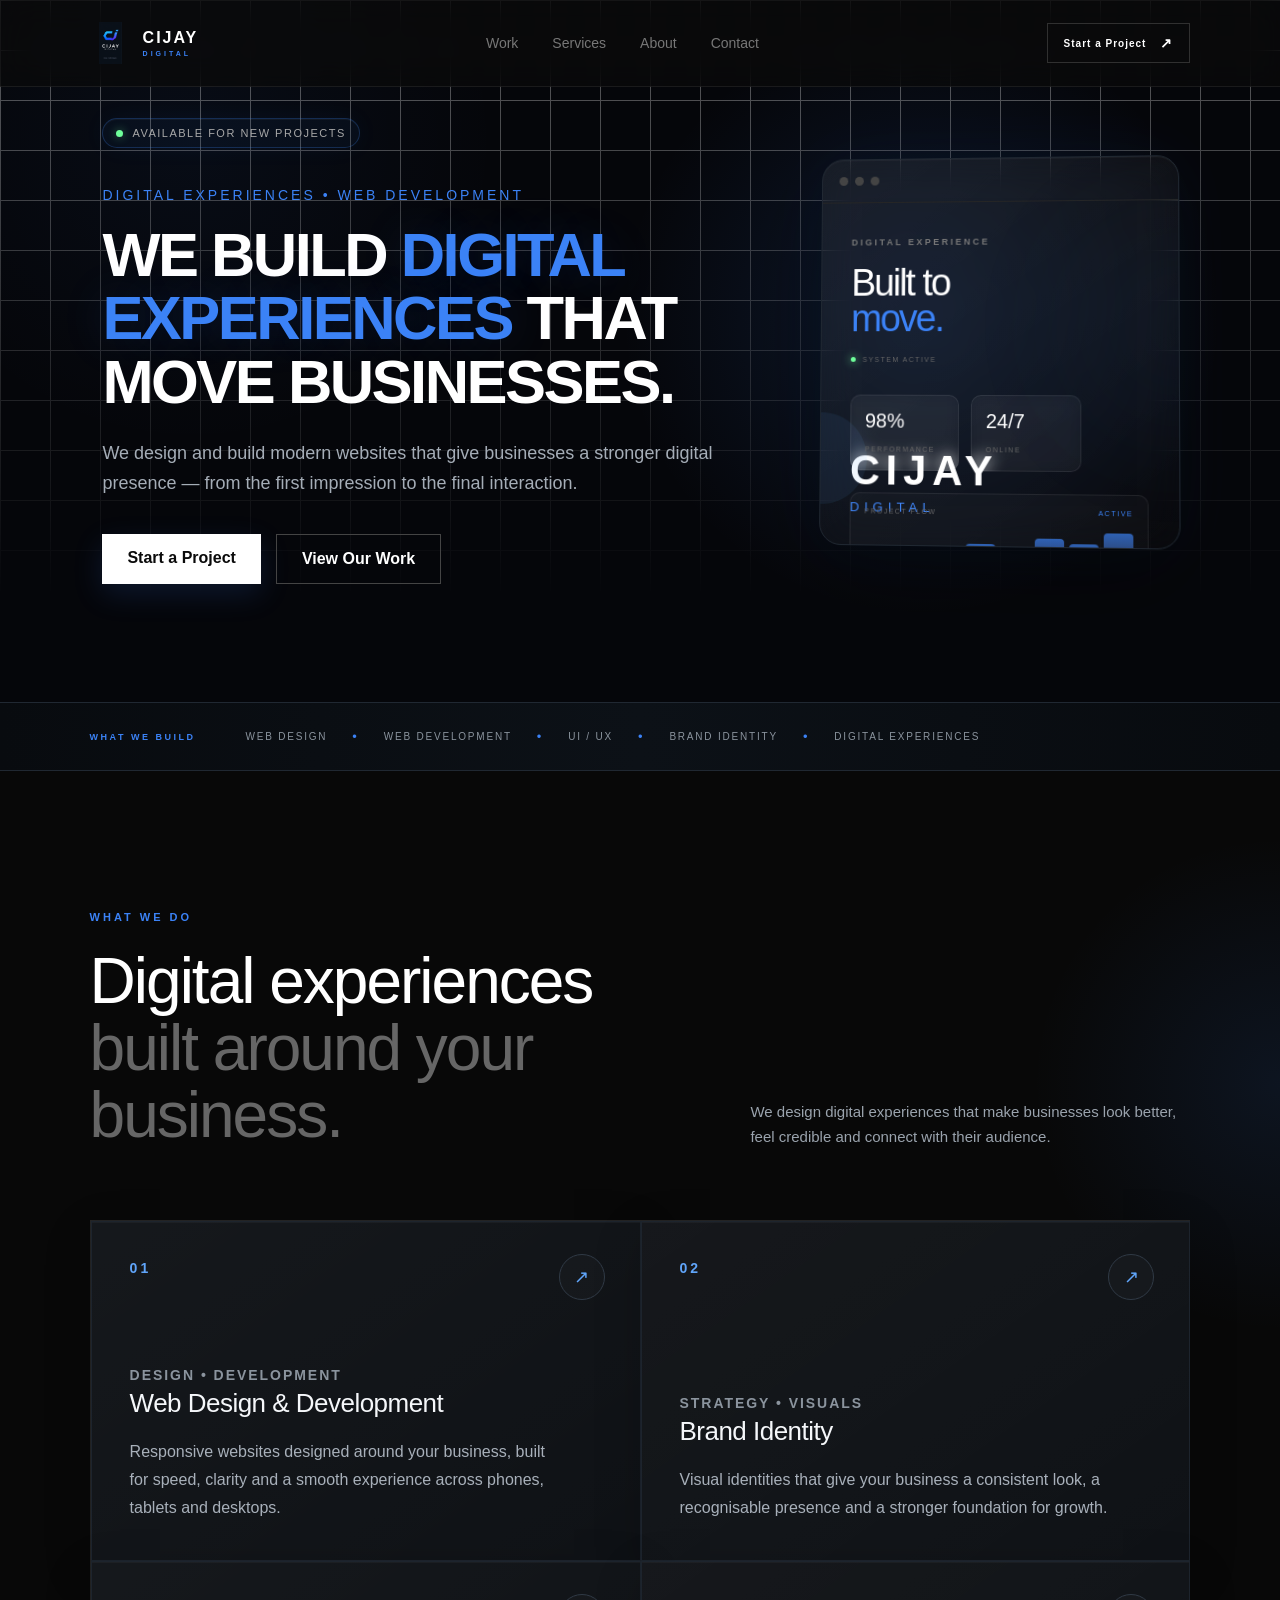
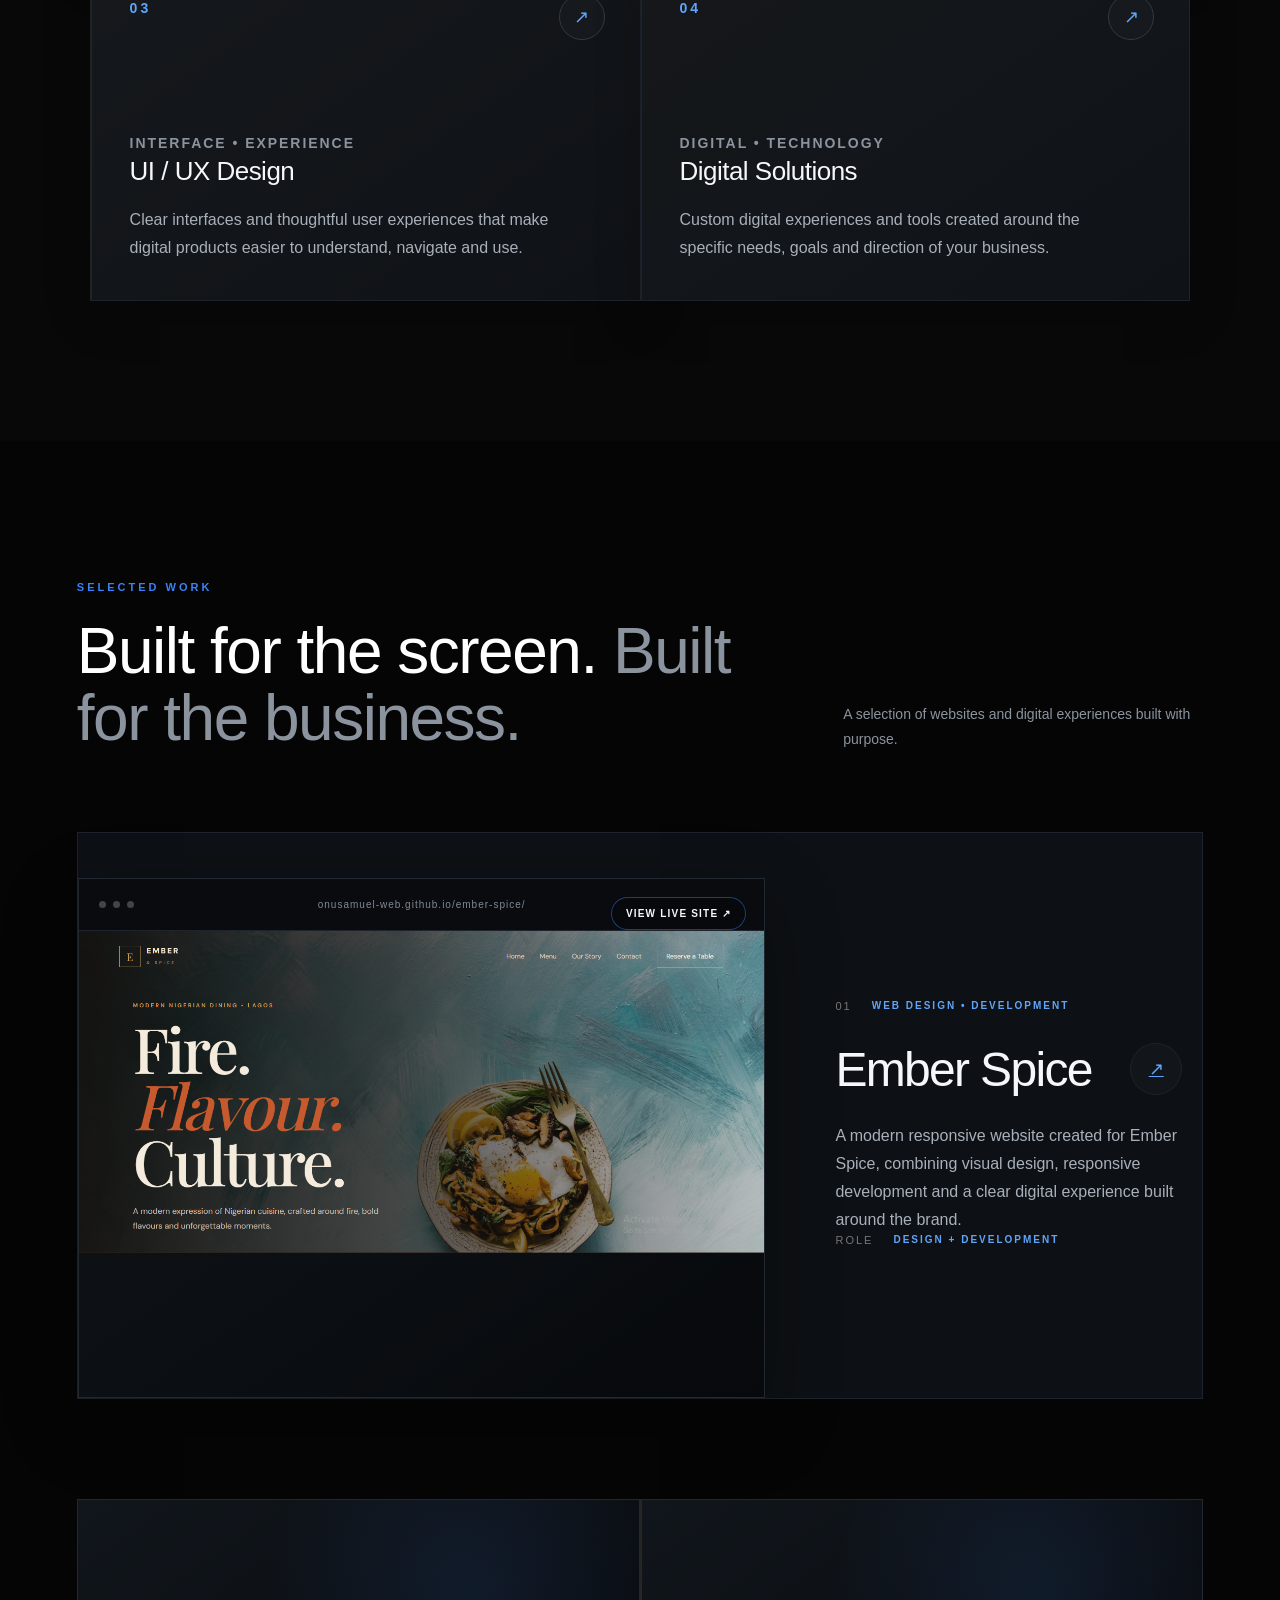
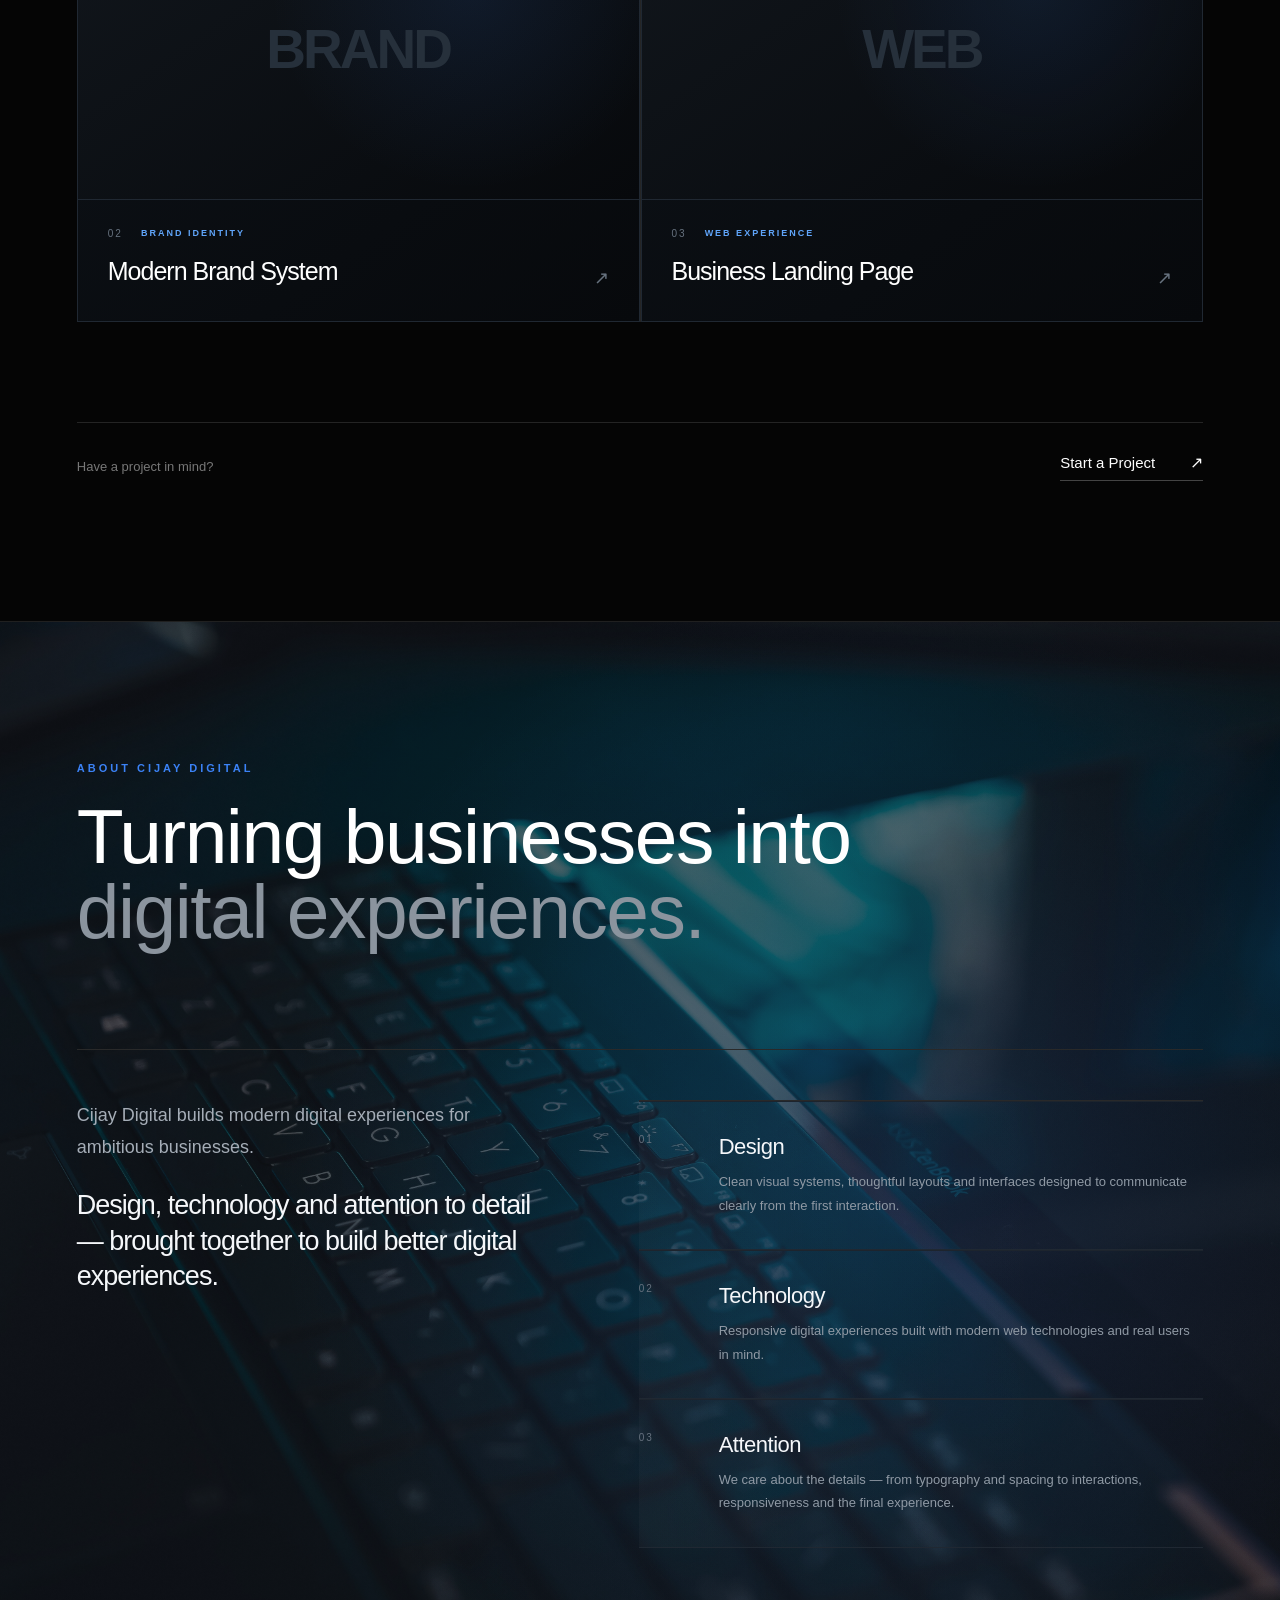
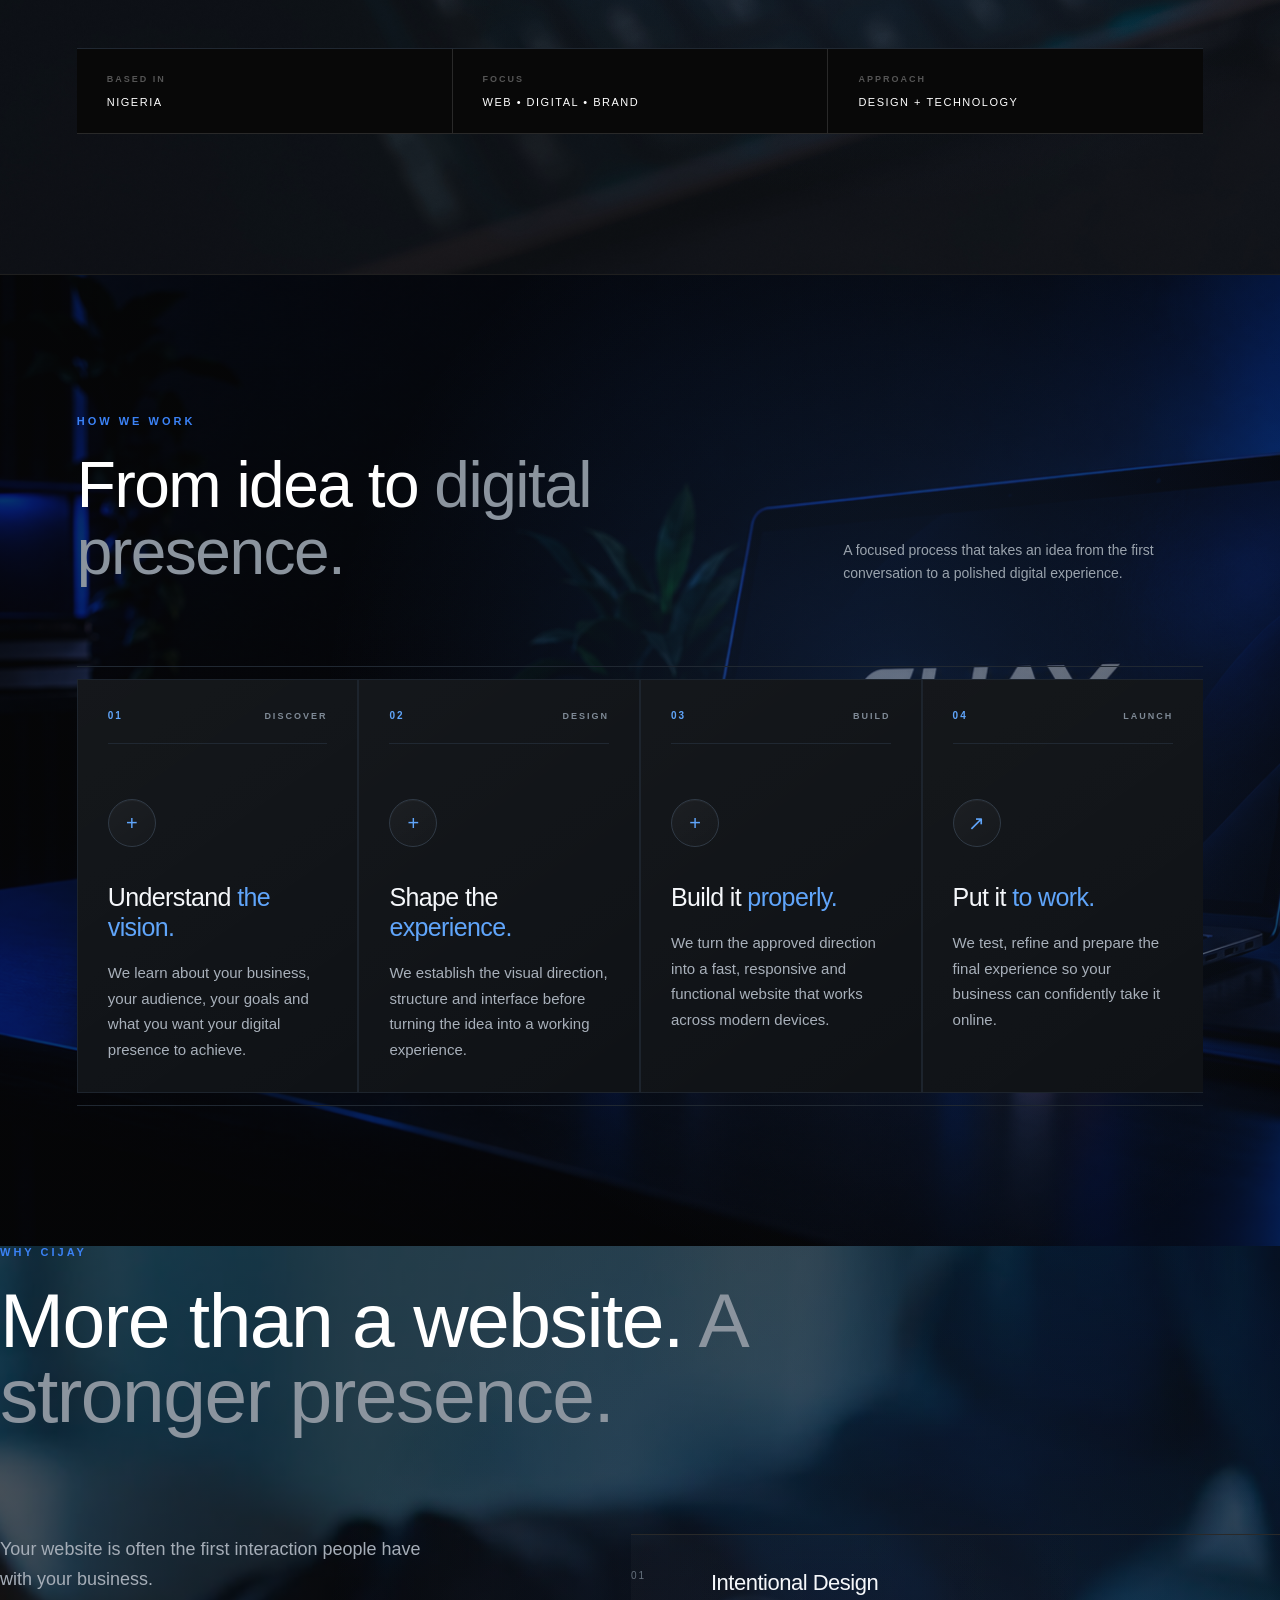
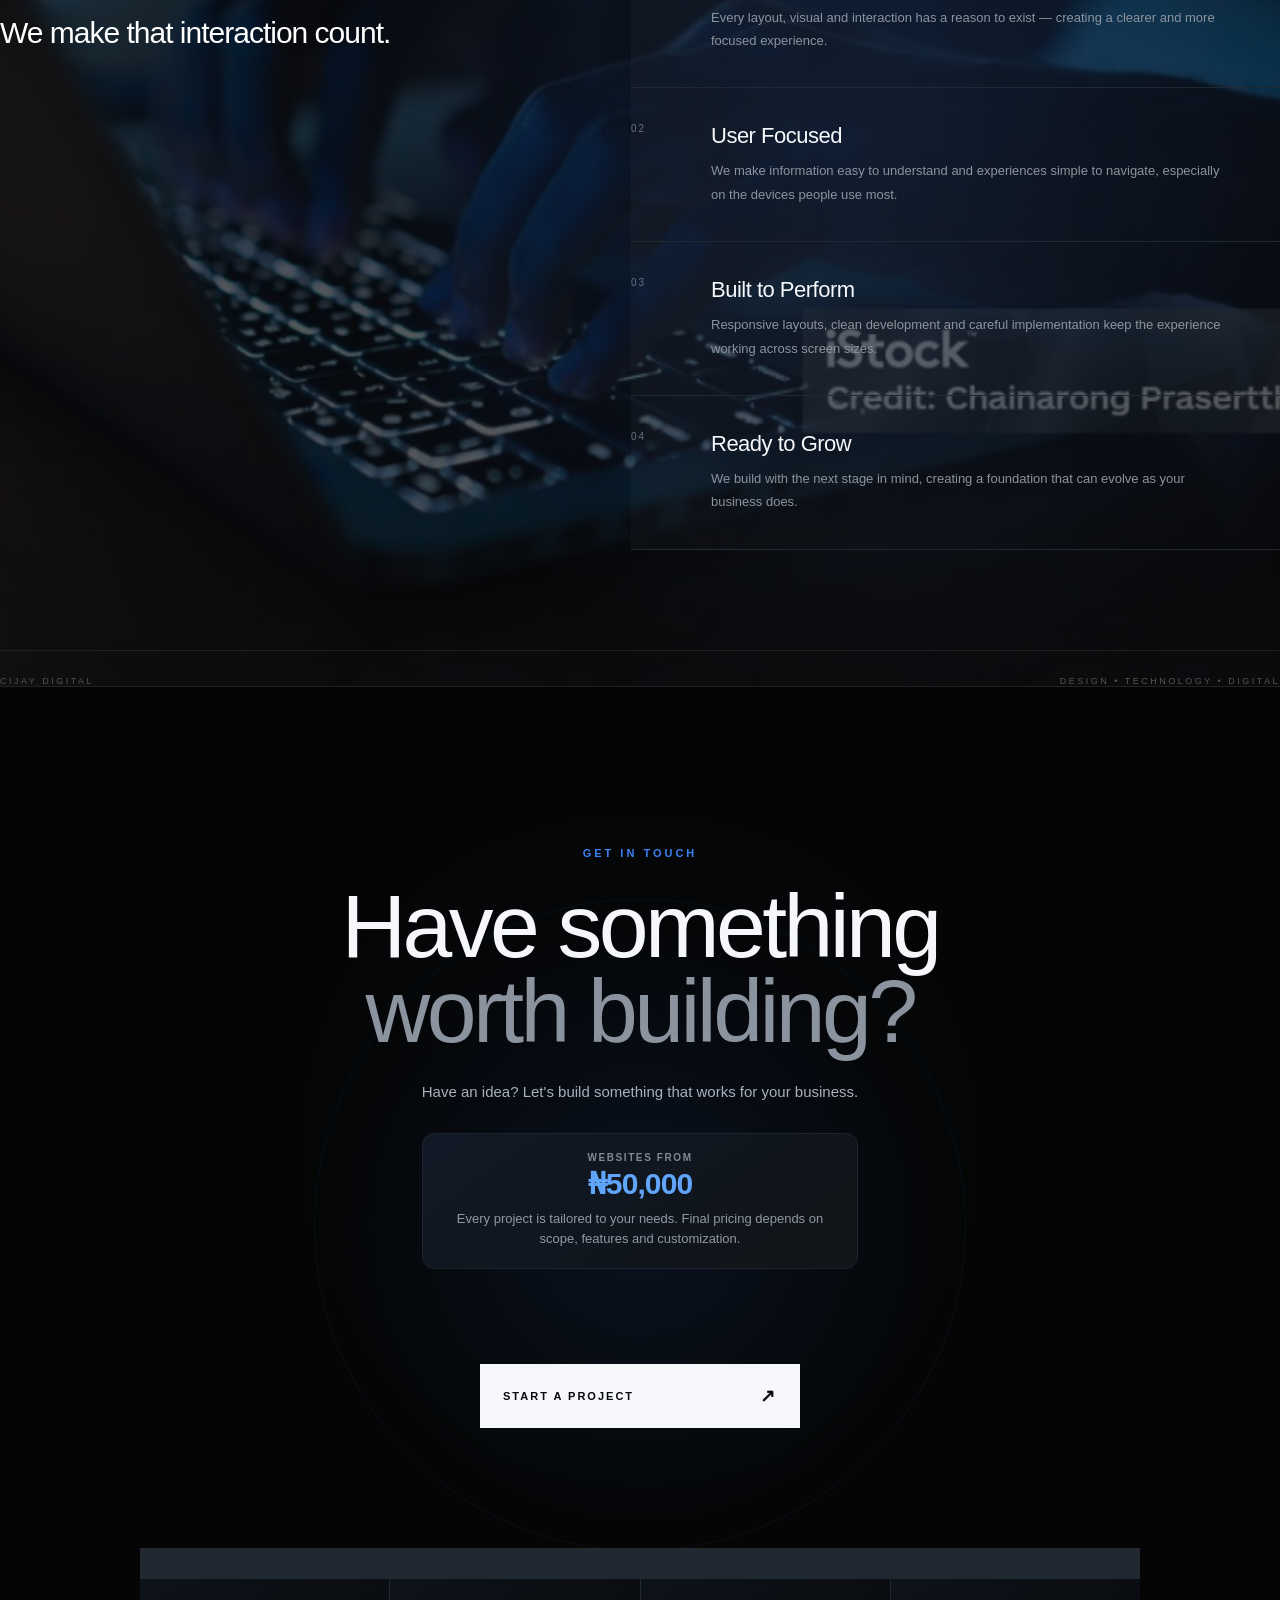
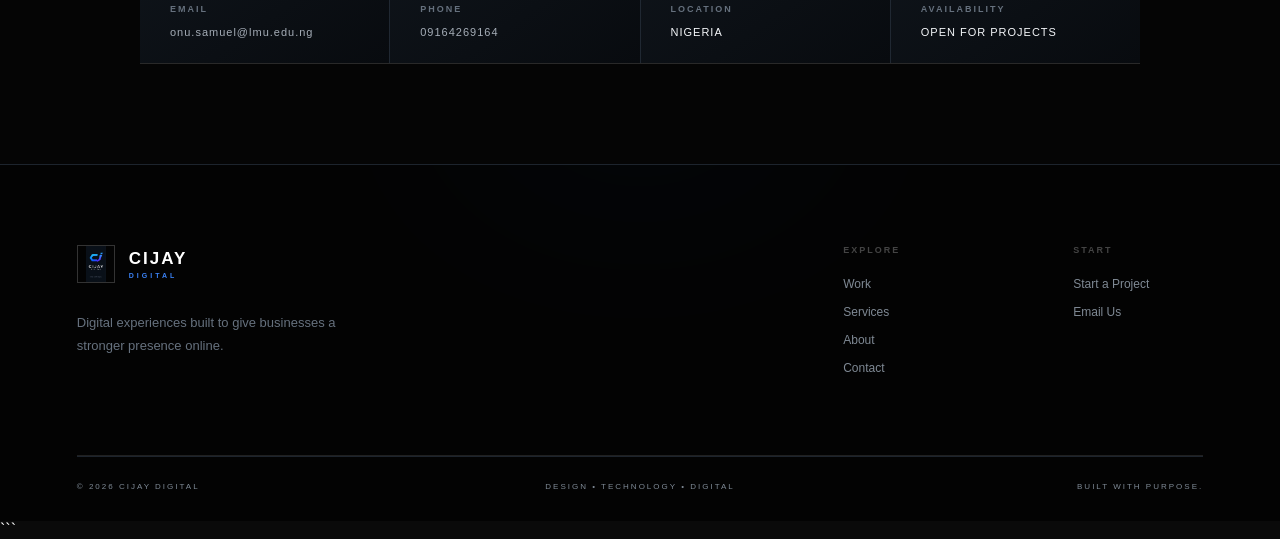
<file: index.html>
<!DOCTYPE html>
<html lang="en">

<head>
    <meta charset="UTF-8">
    <meta name="viewport" content="width=device-width, initial-scale=1.0">

    <title>Cijay Digital | Digital Experiences Built for Business</title>

    <link rel="icon" href="assets/logo.png?v=2" type="image/png">
<link rel="shortcut icon" href="assets/logo.png?v=2" type="image/png">
<link rel="apple-touch-icon" href="assets/logo.png?v=2">

    <link rel="stylesheet" href="style.css">
</head>

<body>

   <!-- ========================================
     NAVIGATION
======================================== -->

<nav class="navbar">

    <a href="index.html" class="logo">

        <span class="logo-mark">
            <img src="assets/logo.png" alt="Cijay Digital logo">
        </span>

        <span class="logo-text">
            <strong>CIJAY</strong>
            <small>DIGITAL</small>
        </span>

    </a>

   <button class="mobile-menu-toggle" aria-label="Open navigation">
    <span></span>
    <span></span>
    <span></span>
</button>

<div class="nav-links">

    <a href="#work">Work</a>
    <a href="#services">Services</a>
    <a href="#about">About</a>
    <a href="#contact">Contact</a>

</div>
    <a href="start-project.html" class="nav-cta">

        Start a Project
        <span>↗</span>

    </a>

</nav>

    <!-- ========================================
         HERO
    ======================================== -->

    <section class="hero">

        <div class="hero-content">

            <div class="hero-badge">

                <span></span>

                AVAILABLE FOR NEW PROJECTS

            </div>

            <p class="eyebrow">
                DIGITAL EXPERIENCES • WEB DEVELOPMENT
            </p>

            <h1>
                We build
                <span>digital experiences</span>
                that move businesses.
            </h1>

            <p class="hero-description">
                We design and build modern websites that give businesses
                a stronger digital presence — from the first impression
                to the final interaction.
            </p>

            <div class="hero-buttons">

                <a href="start-project.html" class="btn btn-primary">
                    Start a Project
                </a>

                <a href="#work" class="btn btn-secondary">
                    View Our Work
                </a>

            </div>

        </div>


        <!-- HERO VISUAL -->

        <div class="hero-visual">

            <div class="visual-card">

                <div class="card-top">

                    <span></span>
                    <span></span>
                    <span></span>

                </div>

                <div class="interface-content">

                    <div class="interface-label">
                        DIGITAL EXPERIENCE
                    </div>

                    <h3>
                        Built to<br>
                        <span>move.</span>
                    </h3>

                    <div class="interface-status">

                        <span></span>

                        SYSTEM ACTIVE

                    </div>

                    <div class="interface-metrics">

                        <div class="metric">

                            <strong>98%</strong>

                            <small>PERFORMANCE</small>

                        </div>

                        <div class="metric">

                            <strong>24/7</strong>

                            <small>ONLINE</small>

                        </div>

                    </div>

                    <div class="analytics">

                        <div class="analytics-top">

                            <span>PROJECT FLOW</span>

                            <span>ACTIVE</span>

                        </div>

                        <div class="analytics-bars">

                            <span></span>
                            <span></span>
                            <span></span>
                            <span></span>
                            <span></span>
                            <span></span>
                            <span></span>
                            <span></span>

                        </div>

                    </div>

                </div>

                <div class="visual-text">

                    <strong>CIJAY</strong>

                    <small>DIGITAL</small>

                </div>

            </div>

        </div>

    </section>


    <!-- ========================================
         CAPABILITIES
    ======================================== -->

    <section class="capabilities">

        <div class="capabilities-label">
            WHAT WE BUILD
        </div>

        <div class="capabilities-list">

            <span>WEB DESIGN</span>

            <i>•</i>

            <span>WEB DEVELOPMENT</span>

            <i>•</i>

            <span>UI / UX</span>

            <i>•</i>

            <span>BRAND IDENTITY</span>

            <i>•</i>

            <span>DIGITAL EXPERIENCES</span>

        </div>

    </section>


    <!-- ========================================
         SERVICES
    ======================================== -->

    <section class="services" id="services">

        <div class="services-header">

            <div>

                <p class="section-label">
                    WHAT WE DO
                </p>

                <h2>
                    Digital experiences
                    <span>built around your business.</span>
                </h2>

            </div>

            <p class="services-intro">
                We design digital experiences that make businesses
                look better, feel credible and connect with their audience.
            </p>

        </div>


        <div class="services-grid">


            <!-- SERVICE 01 -->

            <div class="service-card">

                <div class="service-number">
                    01
                </div>

                <div class="service-content">

                    <p class="service-category">
                        DESIGN • DEVELOPMENT
                    </p>

                    <h3>
                        Web Design & Development
                    </h3>

                    <p>
                        Responsive websites designed around your business,
                        built for speed, clarity and a smooth experience
                        across phones, tablets and desktops.
                    </p>

                </div>

                <div class="service-arrow">
                    ↗
                </div>

            </div>


            <!-- SERVICE 02 -->

            <div class="service-card">

                <div class="service-number">
                    02
                </div>

                <div class="service-content">

                    <p class="service-category">
                        STRATEGY • VISUALS
                    </p>

                    <h3>
                        Brand Identity
                    </h3>

                    <p>
                        Visual identities that give your business
                        a consistent look, a recognisable presence
                        and a stronger foundation for growth.
                    </p>

                </div>

                <div class="service-arrow">
                    ↗
                </div>

            </div>


            <!-- SERVICE 03 -->

            <div class="service-card">

                <div class="service-number">
                    03
                </div>

                <div class="service-content">

                    <p class="service-category">
                        INTERFACE • EXPERIENCE
                    </p>

                    <h3>
                        UI / UX Design
                    </h3>

                    <p>
                        Clear interfaces and thoughtful user experiences
                        that make digital products easier to understand,
                        navigate and use.
                    </p>

                </div>

                <div class="service-arrow">
                    ↗
                </div>

            </div>


            <!-- SERVICE 04 -->

            <div class="service-card">

                <div class="service-number">
                    04
                </div>

                <div class="service-content">

                    <p class="service-category">
                        DIGITAL • TECHNOLOGY
                    </p>

                    <h3>
                        Digital Solutions
                    </h3>

                    <p>
                        Custom digital experiences and tools created
                        around the specific needs, goals and direction
                        of your business.
                    </p>

                </div>

                <div class="service-arrow">
                    ↗
                </div>

            </div>

        </div>

    </section>


    <!-- ========================================
         SELECTED WORK
    ======================================== -->

    <section class="work" id="work">

        <div class="work-header">

            <div>

                <p class="section-label">
                    SELECTED WORK
                </p>

                <h2>
                    Built for the screen.
                    <span>Built for the business.</span>
                </h2>

            </div>

            <p class="work-intro">
                A selection of websites and digital experiences built with purpose.
            </p>

        </div>


        <!-- FEATURED PROJECT -->

        <div class="featured-project">

          <a
    href="https://onusamuel-web.github.io/ember-spice/"
    target="_blank"
    rel="noopener noreferrer"
    class="project-preview"
>

    <span class="live-project-label">VIEW LIVE SITE ↗</span>

    <div class="browser-bar">
                    <div class="browser-dots">

                        <span></span>
                        <span></span>
                        <span></span>

                    </div>

                    <div class="browser-address">
                        onusamuel-web.github.io/ember-spice/
                    </div>

                </div>

                <div class="preview-image">

                    <img
                        src="assets/ember-spice.png"
                        alt="Ember Spice website preview"
                    >

                </div>

            </a>


            <div class="project-info">

                <div class="project-meta">

                    <span>01</span>

                    <span>
                        WEB DESIGN • DEVELOPMENT
                    </span>

                </div>


                <div class="project-title-row">

                    <h3>
                        Ember Spice
                    </h3>

                    <a
                        href="https://onusamuel-web.github.io/ember-spice/"
                        target="_blank"
                        rel="noopener noreferrer"
                        class="project-arrow"
                        aria-label="View Ember Spice project"
                    >
                        ↗
                    </a>

                </div>


                <p>
                    A modern responsive website created for Ember Spice,
                    combining visual design, responsive development and
                    a clear digital experience built around the brand.
                </p>


                <div class="project-meta">

                    <span>ROLE</span>

                    <span>
                        DESIGN + DEVELOPMENT
                    </span>

                </div>

            </div>

        </div>


        <!-- SMALL PROJECTS -->

        <div class="project-grid">


            <div class="mini-project">

                <div class="mini-preview mini-preview-one">

                    <span>
                        BRAND
                    </span>

                </div>

                <div class="mini-project-info">

                    <div>

                        <span class="mini-number">
                            02
                        </span>

                        <span class="mini-category">
                            BRAND IDENTITY
                        </span>

                    </div>

                    <h3>
                        Modern Brand System
                    </h3>

                    <span class="mini-arrow">
                        ↗
                    </span>

                </div>

            </div>


            <div class="mini-project">

                <div class="mini-preview mini-preview-two">

                    <span>
                        WEB
                    </span>

                </div>

                <div class="mini-project-info">

                    <div>

                        <span class="mini-number">
                            03
                        </span>

                        <span class="mini-category">
                            WEB EXPERIENCE
                        </span>

                    </div>

                    <h3>
                        Business Landing Page
                    </h3>

                    <span class="mini-arrow">
                        ↗
                    </span>

                </div>

            </div>

        </div>


        <!-- WORK CTA -->

        <div class="work-cta">

            <span>
                Have a project in mind?
            </span>

            <a href="start-project.html">

                Start a Project

                <span>↗</span>

            </a>

        </div>

    </section>


    <!-- ========================================
         ABOUT
    ======================================== -->

    <section class="about about-image-section" id="about">
        <div class="about-header">

            <p class="section-label">
                ABOUT CIJAY DIGITAL
            </p>

            <h2>
                Turning businesses into
                <span>digital experiences.</span>
            </h2>

        </div>


        <div class="about-main">


            <div class="about-statement">

                <p>
                    Cijay Digital builds modern digital experiences
                    for ambitious businesses.
                </p>

                <strong>
                    Design, technology and attention to detail —
                    brought together to build better digital experiences.
                </strong>

            </div>


            <div class="about-details">


                <div class="about-detail">

                    <span>
                        01
                    </span>

                    <div>

                        <h3>
                            Design
                        </h3>

                        <p>
                            Clean visual systems, thoughtful layouts
                            and interfaces designed to communicate
                            clearly from the first interaction.
                        </p>

                    </div>

                </div>


                <div class="about-detail">

                    <span>
                        02
                    </span>

                    <div>

                        <h3>
                            Technology
                        </h3>

                        <p>
                            Responsive digital experiences built with
                            modern web technologies and real users
                            in mind.
                        </p>

                    </div>

                </div>


                <div class="about-detail">

                    <span>
                        03
                    </span>

                    <div>

                        <h3>
                            Attention
                        </h3>

                        <p>
                            We care about the details — from typography
                            and spacing to interactions, responsiveness
                            and the final experience.
                        </p>

                    </div>

                </div>

            </div>

        </div>


        <div class="about-footer">

            <div>

                <span>
                    BASED IN
                </span>

                <strong>
                    NIGERIA
                </strong>

            </div>


            <div>

                <span>
                    FOCUS
                </span>

                <strong>
                    WEB • DIGITAL • BRAND
                </strong>

            </div>


            <div>

                <span>
                    APPROACH
                </span>

                <strong>
                    DESIGN + TECHNOLOGY
                </strong>

            </div>

        </div>

    </section>


    <!-- ========================================
         PROCESS
    ======================================== -->

    <section class="process" id="process">

        <div class="process-header">

            <div>

                <p class="section-label">
                    HOW WE WORK
                </p>

                <h2>
                    From idea to
                    <span>digital presence.</span>
                </h2>

            </div>

            <p class="process-intro">
                A focused process that takes an idea from
                the first conversation to a polished digital experience.
            </p>

        </div>


        <div class="process-grid">


            <!-- STEP 01 -->

            <div class="process-step">

                <div class="process-top">

                    <span>
                        01
                    </span>

                    <span>
                        DISCOVER
                    </span>

                </div>

                <div class="process-icon">
                    +
                </div>

                <h3>
                    Understand
                    <span>the vision.</span>
                </h3>

                <p>
                    We learn about your business, your audience,
                    your goals and what you want your digital
                    presence to achieve.
                </p>

            </div>


            <!-- STEP 02 -->

            <div class="process-step">

                <div class="process-top">

                    <span>
                        02
                    </span>

                    <span>
                        DESIGN
                    </span>

                </div>

                <div class="process-icon">
                    +
                </div>

                <h3>
                    Shape the
                    <span>experience.</span>
                </h3>

                <p>
                    We establish the visual direction, structure
                    and interface before turning the idea
                    into a working experience.
                </p>

            </div>


            <!-- STEP 03 -->

            <div class="process-step">

                <div class="process-top">

                    <span>
                        03
                    </span>

                    <span>
                        BUILD
                    </span>

                </div>

                <div class="process-icon">
                    +
                </div>

                <h3>
                    Build it
                    <span>properly.</span>
                </h3>

                <p>
                    We turn the approved direction into a fast,
                    responsive and functional website that works
                    across modern devices.
                </p>

            </div>


            <!-- STEP 04 -->

            <div class="process-step">

                <div class="process-top">

                    <span>
                        04
                    </span>

                    <span>
                        LAUNCH
                    </span>

                </div>

                <div class="process-icon">
                    ↗
                </div>

                <h3>
                    Put it
                    <span>to work.</span>
                </h3>

                <p>
                    We test, refine and prepare the final experience
                    so your business can confidently take it online.
                </p>

            </div>

        </div>

    </section>


    <!-- ========================================
         WHY CIJAY
    ======================================== -->

    <section class="why">

        <div class="why-cijay-header">

            <p class="section-label">
                WHY CIJAY
            </p>

            <h2>
                More than a website.
                <span>A stronger presence.</span>
            </h2>

        </div>


        <div class="why-cijay-content">


            <div class="why-cijay-statement">

                <p>
                    Your website is often the first interaction
                    people have with your business.
                </p>

                <strong>
                    We make that interaction count.
                </strong>

            </div>


            <div class="why-cijay-points">


                <div class="why-point">

                    <span>
                        01
                    </span>

                    <div>

                        <h3>
                            Intentional Design
                        </h3>

                        <p>
                            Every layout, visual and interaction
                            has a reason to exist — creating a
                            clearer and more focused experience.
                        </p>

                    </div>

                </div>


                <div class="why-point">

                    <span>
                        02
                    </span>

                    <div>

                        <h3>
                            User Focused
                        </h3>

                        <p>
                            We make information easy to understand
                            and experiences simple to navigate,
                            especially on the devices people use most.
                        </p>

                    </div>

                </div>


                <div class="why-point">

                    <span>
                        03
                    </span>

                    <div>

                        <h3>
                            Built to Perform
                        </h3>

                        <p>
                            Responsive layouts, clean development
                            and careful implementation keep the
                            experience working across screen sizes.
                        </p>

                    </div>

                </div>


                <div class="why-point">

                    <span>
                        04
                    </span>

                    <div>

                        <h3>
                            Ready to Grow
                        </h3>

                        <p>
                            We build with the next stage in mind,
                            creating a foundation that can evolve
                            as your business does.
                        </p>

                    </div>

                </div>

            </div>

        </div>


        <div class="why-cijay-bottom">

            <span>
                CIJAY DIGITAL
            </span>

            <span>
                DESIGN • TECHNOLOGY • DIGITAL
            </span>

        </div>

    </section>


    <!-- ========================================
         CONTACT
    ======================================== -->

    <section class="contact" id="contact">

        <div class="contact-header">

            <p class="section-label">
                GET IN TOUCH
            </p>

            <h2>
                Have something
                <span>worth building?</span>
            </h2>

            <p class="contact-intro">
    Have an idea? Let's build something that works for your business.
</p>

<div class="contact-pricing">
    <span>WEBSITES FROM</span>

    <strong>₦50,000</strong>

    <p>
        Every project is tailored to your needs.
        Final pricing depends on scope, features and customization.
    </p>
</div>

        </div>


        <div class="contact-action">

            <a
                href="start-project.html"
                class="contact-button"
            >

                <span>
                    START A PROJECT
                </span>

                <span class="contact-arrow">
                    ↗
                </span>

            </a>

        </div>


        <div class="contact-bottom">


            <div>

                <span>
                    EMAIL
                </span>

                <a href="mailto:onu.samuel@lmu.edu.ng">
                    onu.samuel@lmu.edu.ng
                </a>

            </div>


            <div>

                <span>
                    PHONE
                </span>

                <a href="tel:09164269164">
                    09164269164
                </a>

            </div>


            <div>

                <span>
                    LOCATION
                </span>

                <strong>
                    NIGERIA
                </strong>

            </div>


            <div>

                <span>
                    AVAILABILITY
                </span>

                <strong>
                    OPEN FOR PROJECTS
                </strong>

            </div>

        </div>

    </section>


    <!-- ========================================
         FOOTER
    ======================================== -->

    <footer class="footer">

        <div class="footer-top">


            <div class="footer-brand">

                <a href="index.html" class="footer-logo">

                    <span class="footer-logo-mark">

                        <img
                            src="assets/logo.png"
                            alt="Cijay Digital logo"
                        >

                    </span>


                    <span class="footer-logo-text">

                        <strong>
                            CIJAY
                        </strong>

                        <small>
                            DIGITAL
                        </small>

                    </span>

                </a>


                <p>
                    Digital experiences built to give
                    businesses a stronger presence online.
                </p>

            </div>


            <div class="footer-links">


                <div class="footer-column">

                    <span class="footer-heading">
                        EXPLORE
                    </span>

                    <a href="#work">
                        Work
                    </a>

                    <a href="#services">
                        Services
                    </a>

                    <a href="#about">
                        About
                    </a>

                    <a href="#contact">
                        Contact
                    </a>

                </div>


                <div class="footer-column">

                    <span class="footer-heading">
                        START
                    </span>

                    <a href="start-project.html">
                        Start a Project
                    </a>

                    <a href="mailto:onu.samuel@lmu.edu.ng">
                        Email Us
                    </a>

                </div>

            </div>

        </div>


        <div class="footer-bottom">

            <span>
                © 2026 Cijay Digital
            </span>

            <span>
                DESIGN • TECHNOLOGY • DIGITAL
            </span>

            <span>
                BUILT WITH PURPOSE.
            </span>

        </div>

    </footer>

<script src="script.js"></script>


</body>

</html>
```
</file>
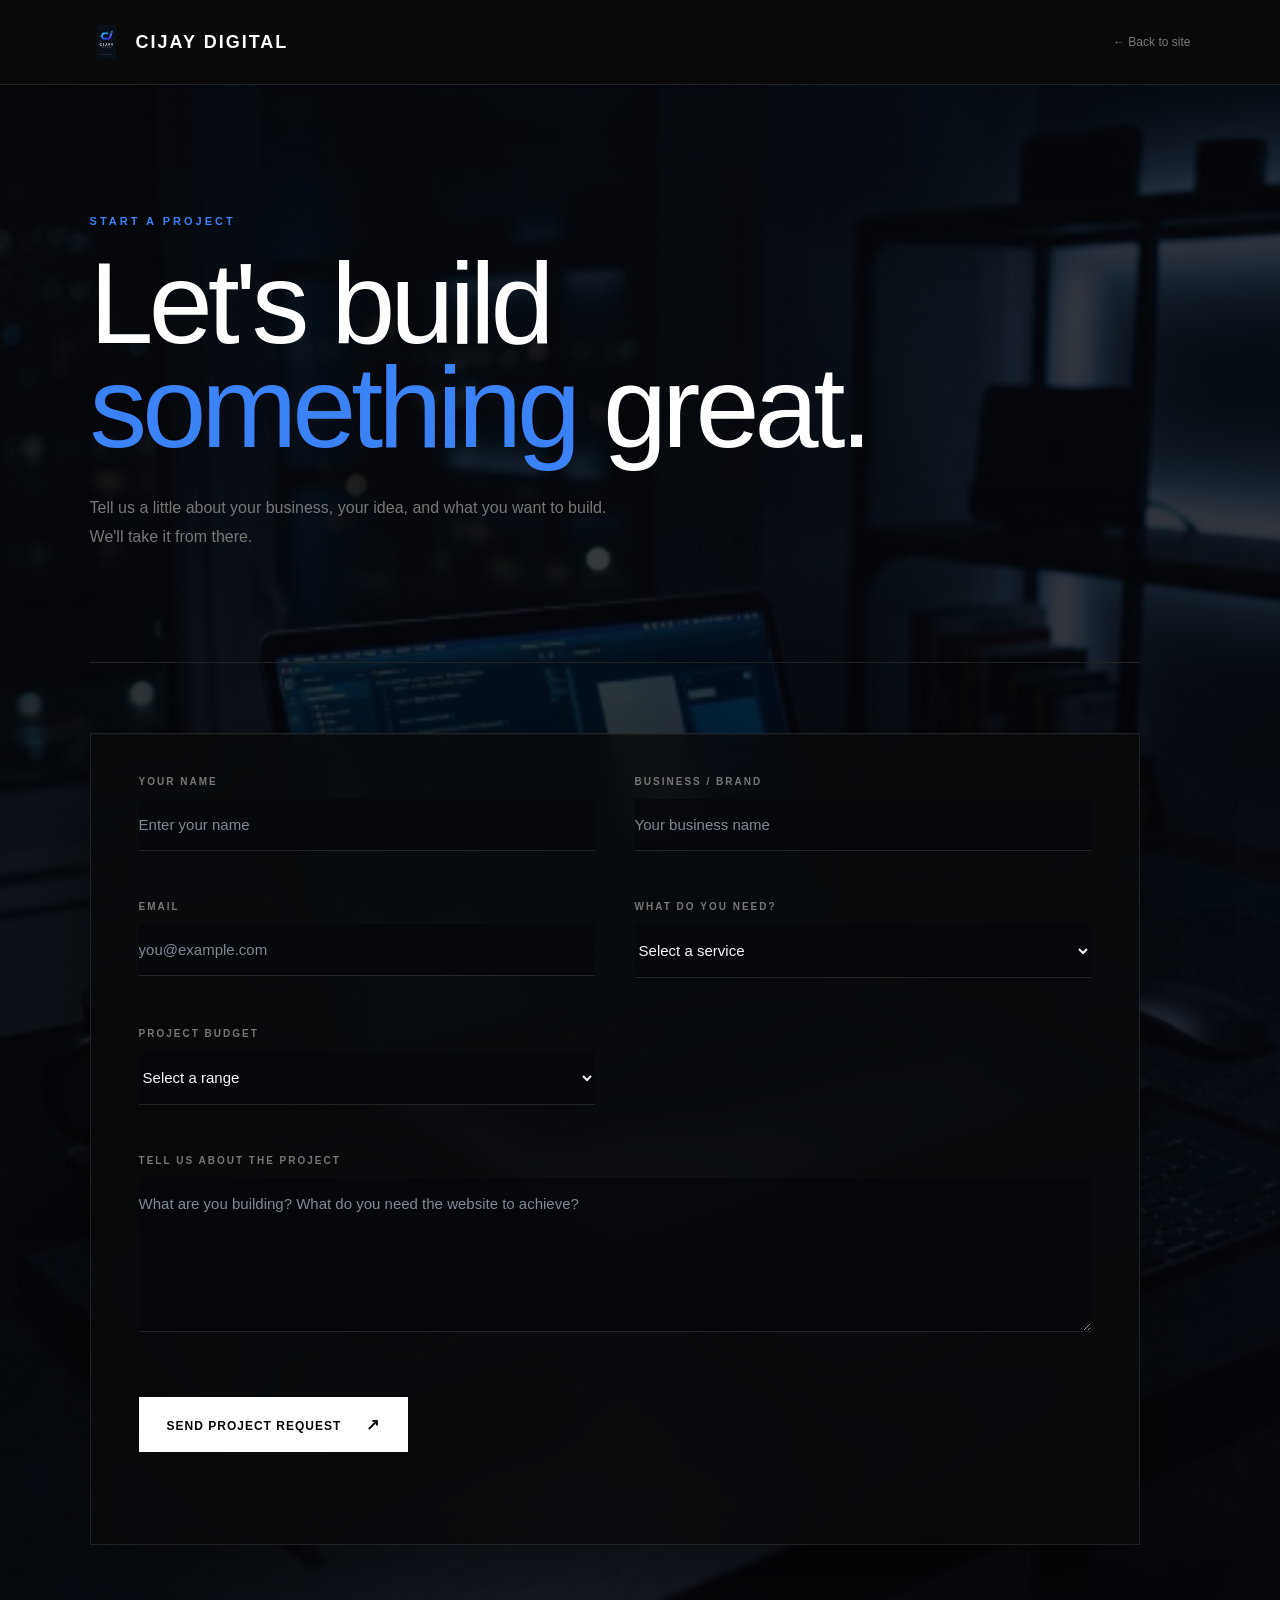
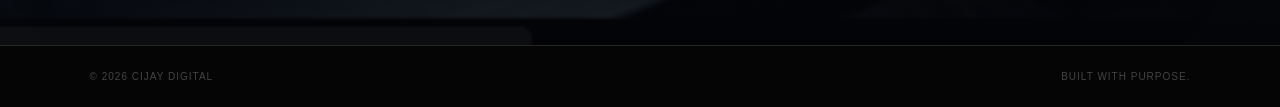
<file: start-project.html>
<!DOCTYPE html>
<html lang="en">

<head>

    <meta charset="UTF-8">

    <meta name="viewport" content="width=device-width, initial-scale=1.0">

    <title>Start a Project | Cijay Digital</title>
  <link rel="icon" href="./assets/logo.png">
    <link rel="stylesheet" href="style.css">

</head>


<body>

    <!-- ========================================
         PROJECT PAGE NAVBAR
    ======================================== -->

    <nav class="project-nav">

        <a href="index.html" class="project-logo">
           <span class="project-logo-mark">
    <img src="assets/logo.png" alt="Cijay Digital logo">
</span>
            CIJAY DIGITAL
        </a>

        <a href="index.html" class="back-home">
            ← Back to site
        </a>

    </nav>


    <!-- ========================================
         PROJECT INTRO
    ======================================== -->

    <main class="project-page">

        <section class="project-intro">

            <p class="section-label">
                START A PROJECT
            </p>

            <h1>
                Let's build
                <span>something</span>
                great.
            </h1>

            <p class="project-description">
                Tell us a little about your business, your idea,
                and what you want to build. We'll take it from there.
            </p>

        </section>


        <!-- ========================================
             PROJECT FORM
        ======================================== -->

        <section class="project-form-section">

 <form
     class="project-form"
     id="projectForm"
     action="https://formspree.io/f/myezkwry"
     method="POST"
>

                <div class="form-group">

                    <label for="name">
                        YOUR NAME
                    </label>

                    <input
                        type="text"
                        id="name"
                        name="name"
                        placeholder="Enter your name"
                    >

                </div>


                <div class="form-group">

                    <label for="business">
                        BUSINESS / BRAND
                    </label>

                    <input
                        type="text"
                        id="business"
                        name="business"
                        placeholder="Your business name"
                    >

                </div>


                <div class="form-group">

                    <label for="email">
                        EMAIL
                    </label>

                    <input
                        type="email"
                        id="email"
                        name="email"
                        placeholder="you@example.com"
                    >

                </div>


                <div class="form-group">

                    <label for="service">
                        WHAT DO YOU NEED?
                    </label>

                    <select id="service" name="service">

                        <option value="">
                            Select a service
                        </option>

                        <option value="website">
                            Website Design & Development
                        </option>

                        <option value="landing-page">
                            Business Landing Page
                        </option>

                        <option value="brand">
                            Brand Identity
                        </option>

                        <option value="uiux">
                            UI/UX Design
                        </option>

                        <option value="other">
                            Something Else
                        </option>

                    </select>

                </div>


                <div class="form-group">

                    <label for="budget">
                        PROJECT BUDGET
                    </label>

                    <select id="budget" name="budget">
    <option value="">Select a range</option>
    <option value="under-50k">Under ₦50,000</option>
    <option value="50k-100k">₦50,000 – ₦100,000</option>
    <option value="100k-150k">₦100,000 – ₦150,000</option>
    <option value="150k-plus">₦150,000+</option>
</select>

                </div>


                <div class="form-group form-full">

                    <label for="message">
                        TELL US ABOUT THE PROJECT
                    </label>

                    <textarea
                        id="message"
                        name="message"
                        rows="7"
                        placeholder="What are you building? What do you need the website to achieve?"
                    ></textarea>

                </div>


                <button type="submit" class="submit-project">

                    SEND PROJECT REQUEST

                    <span>↗</span>

                </button>

                <p class="form-message" id="formMessage"></p>

            </form>

        </section>

    </main>


    <!-- ========================================
         PROJECT FOOTER
    ======================================== -->

    <footer class="project-footer">

        <span>© 2026 Cijay Digital</span>

        <span>Built with purpose.</span>

    </footer>

<script src="script.js"></script>

</body>

</html>
</file>
<file: style.css>
* {
    box-sizing: border-box;
}

body {
    margin: 0;
    background-color: #0a0a0a;
    color: #ffffff;
    font-family: Arial, Helvetica, sans-serif;
}


.eyebrow {
    font-size: 14px;
    letter-spacing: 3px;
    color: #3B82F6;
    margin-bottom: 20px;
}

.hero h1 {
    font-size: clamp(42px, 5.5vw, 72px);
    line-height: 1;
    margin: 0 0 25px;
    text-transform: uppercase;
}

.hero-description {
    max-width: 650px;
    font-size: 18px;
    line-height: 1.7;
    color: #b5b5b5;
    margin-bottom: 35px;
}

.hero-buttons {
    display: flex;
    gap: 15px;
    flex-wrap: wrap;
}

.btn {
    display: inline-block;
    padding: 15px 25px;
    text-decoration: none;
    font-weight: 600;
    transition: 0.3s ease;
}

.btn-primary {
    background: #ffffff;
    color: #0a0a0a;
}

.btn-primary:hover {
    transform: translateY(-3px);
}

.btn-secondary {
    border: 1px solid #444444;
    color: #ffffff;
}

.btn-secondary:hover {
    border-color: #3B82F6;
    color: #3B82F6;
}
/* ========================================
   PREMIUM NAVBAR
======================================== */

nav {
    position: relative;
    z-index: 100;

    display: flex;
    align-items: center;
    justify-content: space-between;

    padding: 22px 7%;

    border-bottom: 1px solid rgba(255, 255, 255, 0.07);

    background: rgba(10, 10, 10, 0.72);

    backdrop-filter: blur(16px);
    -webkit-backdrop-filter: blur(16px);
}


/* BRAND */

.logo {
    display: flex;
    align-items: center;
    gap: 11px;

    color: #ffffff;
    text-decoration: none;
}

 .logo-mark {
    display: flex;
    align-items: center;
    justify-content: center;
    width: 42px;
    height: 42px;
    flex-shrink: 0;
}

.logo-mark img {
    width: 100%;
    height: 100%;
    object-fit: contain;
    display: block;
    transition: transform 0.3s ease;
}

.logo-text {
    display: flex;
    flex-direction: column;

    line-height: 1;
}

.logo-text strong {
    font-size: 16px;
    font-weight: 800;
    letter-spacing: 2px;
}

.logo-text small {
    margin-top: 4px;

    color: #3B82F6;

    font-size: 7px;
    font-weight: 600;

    letter-spacing: 3px;
}

.logo:hover .logo-mark img {
    transform: scale(1.05);
}


/* NAVIGATION */

.nav-links {
    display: flex;
    align-items: center;
    gap: 34px;
}

.nav-links a {
    position: relative;

    color: #777777;
    text-decoration: none;

    font-size: 12px;
    font-weight: 500;

    transition: color 0.3s ease;
}

.nav-links a::after {
    content: "";

    position: absolute;

    left: 0;
    bottom: -8px;

    width: 0;
    height: 1px;

    background: #3B82F6;

    transition: width 0.3s ease;
}

.nav-links a:hover {
    color: #ffffff;
}

.nav-links a:hover::after {
    width: 100%;
}


/* START PROJECT */

.nav-cta {
    display: inline-flex;
    align-items: center;
    gap: 14px;

    padding: 11px 16px;

    border: 1px solid #303030;

    color: #ffffff;
    text-decoration: none;

    font-size: 10px;
    font-weight: 600;

    letter-spacing: 1px;

    transition:
        background 0.3s ease,
        border-color 0.3s ease,
        color 0.3s ease,
        transform 0.3s ease;
}

.nav-cta span {
    font-size: 14px;
    transition: transform 0.3s ease;
}

.nav-cta:hover {
    background: #ffffff;
    border-color: #ffffff;
    color: #080808;
    transform: translateY(-2px);
}

.nav-cta:hover span {
    transform: translate(3px, -3px);
}


/* NAVBAR MOBILE */

@media (max-width: 800px) {

    nav {
        padding: 18px 6%;
    }

    .nav-links {
        gap: 15px;
    }

    .nav-links a {
        font-size: 10px;
    }

    .nav-cta {
        padding: 9px 11px;
        font-size: 8px;
    }

    .nav-cta span {
        font-size: 12px;
    }

    .logo-text strong {
        font-size: 14px;
    }

    .logo-mark {
        width: 30px;
        height: 30px;
    }

}

.hero {
    position: relative;

    min-height: 78vh;

    display: flex;
    align-items: center;
    justify-content: space-between;

    gap: 60px;

    padding: 90px 8%;

    overflow: hidden;

    background:
        radial-gradient(
            circle at 75% 45%,
            rgba(59, 130, 246, 0.18),
            transparent 30%
        ),
        radial-gradient(
            circle at 20% 25%,
            rgba(0, 217, 255, 0.08),
            transparent 28%
        ),
        #05060a;
}
   

.hero::before {
    content: "";
    position: absolute;
    inset: 0;
    pointer-events: none;
    opacity: 0.12;

    background-image:
        linear-gradient(#ffffff 1px, transparent 1px),
        linear-gradient(90deg, #ffffff 1px, transparent 1px);

    background-size: 50px 50px;

    mask-image: linear-gradient(to bottom, black, transparent 85%);
}

.hero-content {
    position: relative;
    z-index: 2;
    max-width: 760px;
}

.hero-badge {
    display: inline-flex;
    align-items: center;
    gap: 9px;

    padding: 8px 13px;
    margin-bottom: 25px;

    border: 1px solid #292929;
    border-radius: 100px;

    color: #a8a8a8;
    font-size: 11px;
    letter-spacing: 1.5px;
}

.hero-badge span {
    width: 7px;
    height: 7px;
    border-radius: 50%;
    background: #6eff9a;
    box-shadow: 0 0 12px #6eff9a;
}

.hero h1 {
    font-size: clamp(40px, 4.8vw, 62px);
    line-height: 1.03;
    letter-spacing: -2px;
    margin: 0 0 25px;
    text-transform: uppercase;
}

.hero h1 span {
    color: #3B82F6;
}

.hero-description {
    max-width: 620px;
    font-size: 18px;
    line-height: 1.7;
    color: #a7a7a7;
    margin-bottom: 35px;
}

.hero-visual {
    position: relative;
    z-index: 2;
    width: 360px;
    flex-shrink: 0;
}

.visual-card {
    position: relative;

    height: 390px;

    border: 1px solid rgba(255, 255, 255, 0.10);
    border-radius: 22px;

    background:
        linear-gradient(
            145deg,
            rgba(255, 255, 255, 0.07),
            rgba(255, 255, 255, 0.015)
        );

    box-shadow:
        0 30px 80px rgba(0, 0, 0, 0.45),
        0 0 70px rgba(59, 130, 246, 0.14),
        inset 0 1px 0 rgba(255, 255, 255, 0.08);

    backdrop-filter: blur(18px);

    overflow: hidden;

   transform: perspective(1000px) rotateY(-4deg) rotateX(2deg);
animation: cardFloat 6s ease-in-out infinite;
transition: transform 0.5s ease;
}
.visual-card::before {
    content: "";

    position: absolute;

    width: 180px;
    height: 180px;

    top: 80px;
    right: -90px;

    border-radius: 50%;

    background: rgba(59, 130, 246, 0.16);

    filter: blur(60px);

    pointer-events: none;

    animation: visualGlow 5s ease-in-out infinite;
}

.visual-card::after {
    content: "";

    position: absolute;

    width: 90px;
    height: 90px;

    bottom: 40px;
    left: -45px;

    border: 1px solid rgba(0, 217, 255, 0.18);

    border-radius: 50%;

    pointer-events: none;

    animation: visualFloat 6s ease-in-out infinite;
}

@keyframes visualGlow {

    0%,
    100% {
        transform: translate(0, 0);
        opacity: 0.5;
    }

    50% {
        transform: translate(-20px, 15px);
        opacity: 0.9;
    }

}

@keyframes visualFloat {

    0%,
    100% {
        transform: translateY(0);
    }

    50% {
        transform: translateY(-12px);
    }

}
@keyframes cardFloat {

    0%,
    100% {
        transform:
            perspective(1000px)
            rotateY(-4deg)
            rotateX(2deg)
            translateY(0);
    }

    50% {
        transform:
            perspective(1000px)
            rotateY(-4deg)
            rotateX(2deg)
            translateY(-10px);
    }

}
.visual-card:hover {
    transform: perspective(1000px) rotateY(0deg) rotateX(0deg) translateY(-6px);
}

.card-top {
    display: flex;
    gap: 7px;
    padding: 17px;
    border-bottom: 1px solid #252525;
}

.card-top span {
    width: 9px;
    height: 9px;
    border-radius: 50%;
    background: #444444;
}
.interface-content {
    position: relative;
    z-index: 2;

    padding: 35px 30px 0;
}

.interface-label {
    margin-bottom: 18px;

    color: #777777;

    font-size: 9px;
    font-weight: 600;

    letter-spacing: 2.5px;
}

.interface-content h3 {
    margin: 0;

    font-size: 38px;
    line-height: 0.95;

    font-weight: 500;

    letter-spacing: -2px;
}

.interface-content h3 span {
    color: #3B82F6;
}

.interface-metrics {
    display: flex;
    gap: 12px;

    margin-top: 32px;
}

.metric {
    min-width: 110px;

    padding: 14px;

    border: 1px solid rgba(255, 255, 255, 0.08);
    border-radius: 10px;

    background: rgba(255, 255, 255, 0.035);

    backdrop-filter: blur(8px);
}

.metric strong {
    display: block;

    margin-bottom: 5px;

    color: #ffffff;

    font-size: 20px;
    font-weight: 500;
}

.metric small {
    color: #666666;

    font-size: 7px;

    letter-spacing: 1.5px;
}
.interface-status {
    display: flex;
    align-items: center;
    gap: 7px;

    margin-top: 20px;

    color: #666666;

    font-size: 7px;
    letter-spacing: 1.5px;
}

.interface-status span {
    width: 5px;
    height: 5px;

    border-radius: 50%;

    background: #6eff9a;

    box-shadow: 0 0 10px #6eff9a;

    animation: statusPulse 2s ease-in-out infinite;
}

@keyframes statusPulse {

    0%,
    100% {
        opacity: 0.5;
    }

    50% {
        opacity: 1;
    }

}
.analytics {
    margin-top: 22px;

    padding: 14px;

    border: 1px solid rgba(255, 255, 255, 0.07);
    border-radius: 10px;

    background: rgba(255, 255, 255, 0.025);
}

.analytics-top {
    display: flex;
    align-items: center;
    justify-content: space-between;

    margin-bottom: 12px;

    font-size: 7px;
    letter-spacing: 1.5px;
}

.analytics-top span:first-child {
    color: #666666;
}

.analytics-top span:last-child {
    color: #3B82F6;
}

.analytics-bars {
    height: 45px;

    display: flex;
    align-items: flex-end;

    gap: 5px;
}

.analytics-bars span {
    flex: 1;

    min-height: 8px;

    border-radius: 4px 4px 2px 2px;

    background:
        linear-gradient(
            to top,
            #343448,
            #3B82F6
        );

    opacity: 0.7;

    transform-origin: bottom;

    animation: analyticsPulse 3s ease-in-out infinite;
}

.analytics-bars span:nth-child(1) {
    height: 35%;
}

.analytics-bars span:nth-child(2) {
    height: 48%;
}

.analytics-bars span:nth-child(3) {
    height: 42%;
}

.analytics-bars span:nth-child(4) {
    height: 65%;
}

.analytics-bars span:nth-child(5) {
    height: 55%;
}

.analytics-bars span:nth-child(6) {
    height: 78%;
}

.analytics-bars span:nth-child(7) {
    height: 68%;
}

.analytics-bars span:nth-child(8) {
    height: 92%;
}

@keyframes analyticsPulse {

    0%,
    100% {
        opacity: 0.55;
    }

    50% {
        opacity: 0.9;
    }

}
.code-lines {
    padding: 35px 30px;
}

.code-lines div {
    height: 8px;
    margin-bottom: 17px;
    border-radius: 10px;
    background: #292929;
}

.code-lines div:nth-child(1) {
    width: 65%;
}

.code-lines div:nth-child(2) {
    width: 90%;
}

.code-lines div:nth-child(3) {
    width: 50%;
}

.code-lines div:nth-child(4) {
    width: 75%;
}

.code-lines div:nth-child(5) {
    width: 40%;
}

.visual-text {
    position: absolute;
    left: 30px;
    bottom: 30px;

    display: flex;
    flex-direction: column;
}

.visual-text strong {
    font-size: 42px;
    letter-spacing: 6px;
}

.visual-text small {
    color: #3B82F6;
    letter-spacing: 5px;
    margin-top: 5px;
}
/* ========================================
   SERVICES SECTION
======================================== */

.services {
    padding: 140px 7%;
    background: #080808;
    color: #ffffff;
}

/* SERVICES HEADER */

.services-header {
    display: flex;
    justify-content: space-between;
    align-items: flex-end;
    gap: 60px;
    margin-bottom: 70px;
}

.section-label {
    margin: 0 0 20px;
    font-size: 12px;
    font-weight: 600;
    letter-spacing: 3px;
    color: #777;
}

.services-header h2 {
    max-width: 750px;
    margin: 0;
    font-size: clamp(42px, 5vw, 72px);
    line-height: 1.05;
    letter-spacing: -2px;
    font-weight: 500;
}

.services-header h2 span {
    color: #666;
}

.services-intro {
    max-width: 330px;
    margin: 0;
    color: #9AA3AD;
    font-size: 15px;
    line-height: 1.8;
}

/* SERVICES GRID */

.services-grid {
    display: grid;
    grid-template-columns: repeat(2, 1fr);
    border-top: 1px solid #252525;
    border-left: 1px solid #252525;
}

/* SERVICE CARD */

/* ========================================
   PREMIUM SERVICE CARDS
======================================== */

.service-card {
    position: relative;
    min-height: 340px;
    padding: 38px;
    overflow: hidden;

    border-right: 1px solid #252525;
    border-bottom: 1px solid #252525;

    display: flex;
    flex-direction: column;
    justify-content: space-between;

    background: #080808;

    transition:
        background 0.45s ease,
        border-color 0.45s ease;
}


/* SUBTLE HOVER BACKGROUND */

.service-card::before {
    content: "";
    position: absolute;
    width: 280px;
    height: 280px;
    top: -140px;
    right: -140px;

    border-radius: 50%;

    background: #ffffff;
    opacity: 0;

    filter: blur(100px);

    transition: opacity 0.5s ease;
}

.service-card:hover::before {
    opacity: 0.035;
}


/* SERVICE NUMBER */

.service-number {
    position: relative;
    z-index: 2;

    font-size: 12px;
    font-weight: 500;
    letter-spacing: 3px;

    color: #555;

    transition:
        color 0.35s ease,
        transform 0.35s ease;
}

.service-card:hover .service-number {
    color: #999;
    transform: translateX(4px);
}


/* SERVICE CONTENT */

.service-content {
    position: relative;
    z-index: 2;

    max-width: 470px;

    transform: translateY(0);

    transition: transform 0.45s ease;
}

.service-card:hover .service-content {
    transform: translateY(-6px);
}


.service-content h3 {
    margin: 0 0 18px;

    font-size: 30px;
    line-height: 1.15;
    font-weight: 500;
    letter-spacing: -1px;

    color: #ffffff;
}


.service-content p {
    margin: 0;

    max-width: 400px;

    color: #777;

    font-size: 14px;
    line-height: 1.8;

    transition: color 0.35s ease;
}

.service-card:hover .service-content p {
    color: #999;
}


/* CATEGORY */

.service-category {
    margin: 0 0 12px;

    font-size: 10px;
    font-weight: 600;
    letter-spacing: 2.5px;

    color: #555;

    transition: color 0.35s ease;
}

.service-card:hover .service-category {
    color: #9AA3AD;
}


/* ARROW */

.service-arrow {
    position: absolute;
    z-index: 3;

    top: 32px;
    right: 35px;

    width: 46px;
    height: 46px;

    border: 1px solid #303030;
    border-radius: 50%;

    display: flex;
    align-items: center;
    justify-content: center;

    color: #777;

    font-size: 18px;

    transition:
        transform 0.45s ease,
        color 0.35s ease,
        border-color 0.35s ease,
        background 0.35s ease;
}


.service-card:hover .service-arrow {
    transform: translate(5px, -5px);

    color: #080808;

    border-color: #ffffff;

    background: #ffffff;
}


/* CARD HOVER */

.service-card:hover {
    background: #0d0d0d;
    border-color: #333;
}

/* MOBILE */

@media (max-width: 800px) {

    .services {
        padding: 100px 6%;
    }

    .services-header {
        flex-direction: column;
        align-items: flex-start;
        gap: 30px;
    }

    .services-header h2 {
        font-size: 42px;
    }

    .services-grid {
        grid-template-columns: 1fr;
    }

    .service-card {
        min-height: 270px;
        padding: 28px;
    }

}
/* ========================================
   SELECTED WORK SECTION
======================================== */

.work {
    padding: 140px 6%;
    background: #050505;
}


/* WORK HEADER */

.work-header {
    display: flex;
    justify-content: space-between;
    align-items: flex-end;

    gap: 60px;

    margin-bottom: 80px;
}

.work-header h2 {
    margin: 18px 0 0;

    max-width: 700px;

    font-size: 64px;
    line-height: 1.05;

    font-weight: 500;

    letter-spacing: -3px;

    color: #ffffff;
}

.work-header h2 span {
    color: #666;
}

.work-intro {
    max-width: 360px;

    margin: 0;

    color: #777;

    font-size: 14px;
    line-height: 1.8;
}


/* ========================================
   FEATURED PROJECT
======================================== */

.featured-project {
    border-top: 1px solid #252525;

    padding-top: 45px;

    display: grid;
    grid-template-columns: 1.5fr 0.8fr;

    gap: 70px;

    align-items: center;
}


/* PROJECT PREVIEW */

.project-preview {
    position: relative;

    min-height: 520px;

    overflow: hidden;

    background:
        radial-gradient(
            circle at 70% 30%,
            #202020 0%,
            #0c0c0c 45%,
            #070707 100%
        );

    border: 1px solid #242424;

    transition:
        transform 0.5s ease,
        border-color 0.4s ease;
}


/* REMOVE DEFAULT LINK COLOURS */

.project-preview,
.project-preview:visited,
.project-preview:hover,
.project-preview:active {
    color: inherit;
    text-decoration: none;
}


.featured-project:hover .project-preview {
    transform: translateY(-6px);

    border-color: #3a3a3a;
}
/* EMBER SPICE PROJECT IMAGE */

.preview-image {
    width: 100%;
    height: calc(100% - 52px);

    overflow: hidden;
}

.preview-image img {
    width: 100%;
    height: 100%;

    object-fit: cover;
    object-position: top center;

    display: block;

    transition: transform 0.6s ease;
}

.featured-project:hover .preview-image img {
    transform: scale(1.03);
}

/* BROWSER BAR */

.browser-bar {
    height: 52px;

    padding: 0 20px;

    display: flex;
    align-items: center;

    border-bottom: 1px solid #242424;

    background: #0a0a0a;
}

.browser-dots {
    display: flex;

    gap: 7px;
}

.browser-dots span {
    width: 7px;
    height: 7px;

    border-radius: 50%;

    background: #444;
}

.browser-address {
    position: absolute;

    left: 50%;

    transform: translateX(-50%);

    color: #555;

    font-size: 10px;

    letter-spacing: 1px;
}


/* PREVIEW CONTENT */

.preview-content {
    padding: 80px;

    display: flex;
    flex-direction: column;

    justify-content: center;

    min-height: 410px;
}

.preview-label {
    margin: 0 0 25px;

    color: #777;

    font-size: 10px;
    font-weight: 600;

    letter-spacing: 3px;
}

.preview-content h3 {
    margin: 0;

    max-width: 500px;

    font-size: 58px;
    line-height: 1;

    font-weight: 500;

    letter-spacing: -3px;

    color: #ffffff;
}

.preview-content h3 span {
    color: #666;
}

.preview-text {
    max-width: 340px;

    margin: 30px 0 0;

    color: #777;

    font-size: 13px;

    line-height: 1.7;
}

.preview-line {
    width: 100px;

    height: 1px;

    margin-top: 45px;

    background: #555;
}


/* ========================================
   PROJECT INFO
======================================== */

.project-info {
    padding-right: 20px;
}

.project-meta {
    display: flex;

    align-items: center;

    gap: 20px;

    margin-bottom: 30px;
}

.project-meta span:first-child {
    color: #777;

    font-size: 11px;

    letter-spacing: 2px;
}

.project-meta span:last-child {
    color: #555;

    font-size: 10px;
    font-weight: 600;

    letter-spacing: 2px;
}

.project-title-row {
    display: flex;

    align-items: center;

    justify-content: space-between;

    gap: 25px;

    margin-bottom: 25px;
}

.project-title-row h3 {
    margin: 0;

    color: #ffffff;

    font-size: 36px;

    font-weight: 500;

    letter-spacing: -1.5px;
}

.project-info > p {
    max-width: 430px;

    margin: 0;

    color: #777;

    font-size: 14px;

    line-height: 1.8;
}


/* PROJECT ARROW */

.project-arrow {
    width: 52px;
    height: 52px;

    flex-shrink: 0;

    border: 1px solid #303030;

    border-radius: 50%;

    display: flex;
    align-items: center;
    justify-content: center;

    color: #777;

    font-size: 18px;

    transition:
        background 0.35s ease,
        color 0.35s ease,
        border-color 0.35s ease,
        transform 0.4s ease;
}

.featured-project:hover .project-arrow {
    background: #ffffff;

    border-color: #ffffff;

    color: #050505;

    transform: translate(4px, -4px);
}


/* ========================================
   SMALL PROJECT GRID
======================================== */

.project-grid {
    display: grid;

    grid-template-columns: 1fr 1fr;

    gap: 1px;

    margin-top: 100px;

    background: #252525;
}

.mini-project {
    background: #050505;

    overflow: hidden;
}


/* MINI PREVIEWS */

.mini-preview {
    height: 300px;

    position: relative;

    display: flex;

    align-items: center;
    justify-content: center;

    overflow: hidden;

    border-bottom: 1px solid #252525;
}

.mini-preview span {
    position: relative;
    z-index: 2;

    font-size: 55px;

    font-weight: 600;

    letter-spacing: -3px;

    color: #222;

    transition:
        transform 0.5s ease,
        color 0.5s ease;
}

.mini-project:hover .mini-preview span {
    transform: scale(1.08);

    color: #333;
}

.mini-preview-one {
    background:
        linear-gradient(
            135deg,
            #111 0%,
            #080808 50%,
            #151515 100%
        );
}

.mini-preview-two {
    background:
        linear-gradient(
            45deg,
            #0a0a0a 0%,
            #181818 50%,
            #080808 100%
        );
}


/* MINI PROJECT INFO */

.mini-project-info {
    position: relative;

    padding: 28px 30px 35px;
}

.mini-project-info > div {
    display: flex;

    gap: 18px;

    align-items: center;

    margin-bottom: 18px;
}

.mini-number {
    color: #666;

    font-size: 10px;

    letter-spacing: 2px;
}

.mini-category {
    color: #444;

    font-size: 9px;

    font-weight: 600;

    letter-spacing: 2px;
}

.mini-project-info h3 {
    margin: 0;

    color: #ffffff;

    font-size: 25px;

    font-weight: 500;

    letter-spacing: -1px;
}

.mini-arrow {
    position: absolute;

    right: 30px;
    bottom: 32px;

    color: #666;

    font-size: 18px;

    transition:
        color 0.3s ease,
        transform 0.4s ease;
}

.mini-project:hover .mini-arrow {
    color: #ffffff;

    transform: translate(4px, -4px);
}


/* ========================================
   WORK CTA
======================================== */

.work-cta {
    margin-top: 100px;

    padding-top: 35px;

    border-top: 1px solid #252525;

    display: flex;

    justify-content: space-between;

    align-items: center;
}

.work-cta p {
    margin: 0;

    color: #666;

    font-size: 13px;
}

.work-cta a {
    display: flex;

    align-items: center;

    gap: 15px;

    color: #ffffff;

    font-size: 13px;

    text-decoration: none;

    border-bottom: 1px solid #444;

    padding-bottom: 8px;

    transition:
        color 0.3s ease,
        border-color 0.3s ease,
        gap 0.3s ease;
}

.work-cta a span {
    font-size: 17px;
}

.work-cta a:hover {
    gap: 22px;

    border-color: #ffffff;
}


/* ========================================
   WORK MOBILE
======================================== */

@media (max-width: 800px) {

    .work {
        padding: 100px 6%;
    }

    .work-header {
        flex-direction: column;

        align-items: flex-start;

        gap: 30px;

        margin-bottom: 60px;
    }

    .work-header h2 {
        font-size: 44px;

        letter-spacing: -2px;
    }

    .featured-project {
        grid-template-columns: 1fr;

        gap: 45px;
    }

    .project-preview {
        min-height: 400px;
    }

    .preview-content {
        padding: 45px;
    }

    .preview-content h3 {
        font-size: 43px;
    }

    .project-grid {
        grid-template-columns: 1fr;

        margin-top: 70px;
    }

    .mini-preview {
        height: 250px;
    }

    .work-cta {
        margin-top: 70px;

        align-items: flex-start;

        gap: 25px;

        flex-direction: column;
    }

}
/* ========================================
   ABOUT SECTION
======================================== */

.about {
    padding: 160px 7%;
    background: #080808;
    color: #ffffff;
}


/* ABOUT HEADER */

.about-header {
    max-width: 1050px;
    margin-bottom: 100px;
}

.section-label {
    margin: 0 0 25px;

    color: #3B82F6;

    font-size: 11px;
    font-weight: 600;

    letter-spacing: 3px;
}


.about-header h2 {
    margin: 0;

    max-width: 1000px;

    font-size: clamp(48px, 7vw, 92px);

    line-height: 0.98;

    letter-spacing: -4px;

    font-weight: 500;
}


.about-header h2 span {
    color: #666666;
}


/* ABOUT CONTENT */

.about-content {
    display: grid;

    grid-template-columns: 1fr 1fr;

    gap: 100px;

    padding-top: 70px;

    border-top: 1px solid #242424;
}


/* INTRO */

.about-intro {
    max-width: 570px;
}


.about-intro p {
    margin: 0 0 25px;

    color: #777777;

    font-size: 15px;

    line-height: 1.8;
}


.about-intro .about-lead {
    color: #ffffff;

    font-size: 22px;

    line-height: 1.6;
}


/* PRINCIPLES */

.about-principles {
    border-top: 1px solid #242424;
}


.principle {
    display: grid;

    grid-template-columns: 60px 1fr;

    gap: 25px;

    padding: 30px 0;

    border-bottom: 1px solid #242424;

    transition: 0.35s ease;
}


.principle > span {
    color: #555555;

    font-size: 11px;

    letter-spacing: 2px;
}


.principle h3 {
    margin: 0 0 10px;

    color: #ffffff;

    font-size: 22px;

    font-weight: 500;
}


.principle p {
    max-width: 420px;

    margin: 0;

    color: #666666;

    font-size: 13px;

    line-height: 1.7;
}


.principle:hover {
    padding-left: 10px;
}


.principle:hover > span {
    color: #3B82F6;
}


.principle:hover h3 {
    color: #3B82F6;
}


/* ABOUT STATS */

.about-stats {
    display: grid;

    grid-template-columns: repeat(4, 1fr);

    margin-top: 120px;

    border-top: 1px solid #242424;

    border-bottom: 1px solid #242424;
}


.about-stat {
    display: flex;

    flex-direction: column;

    gap: 12px;

    padding: 35px 30px;

    border-right: 1px solid #242424;
}


.about-stat:last-child {
    border-right: none;
}


.about-stat strong {
    color: #ffffff;

    font-size: 36px;

    font-weight: 500;

    letter-spacing: -2px;
}


.about-stat span {
    color: #555555;

    font-size: 10px;

    letter-spacing: 2px;

    text-transform: uppercase;
}


/* ========================================
   ABOUT MOBILE
======================================== */

@media (max-width: 800px) {

    .about {
        padding: 110px 6%;
    }


    .about-header {
        margin-bottom: 70px;
    }


    .about-header h2 {
        font-size: 48px;

        letter-spacing: -2.5px;
    }


    .about-content {
        grid-template-columns: 1fr;

        gap: 70px;

        padding-top: 50px;
    }


    .about-intro .about-lead {
        font-size: 19px;
    }


    .about-stats {
        grid-template-columns: 1fr 1fr;

        margin-top: 80px;
    }


    .about-stat {
        padding: 25px 20px;

        border-bottom: 1px solid #242424;
    }


    .about-stat:nth-child(2) {
        border-right: none;
    }


    .about-stat:nth-child(3) {
        border-bottom: none;
    }


    .about-stat:nth-child(4) {
        border-right: none;

        border-bottom: none;
    }

}
/* ========================================
   CONTACT SECTION
======================================== */

.contact {
    position: relative;

    padding: 170px 7% 70px;

    overflow: hidden;

    background:
        radial-gradient(
            circle at 50% 40%,
            rgba(59, 130, 246, 0.12),
            transparent 35%
        );

    border-top: 1px solid #242424;
}


.contact::before {
    content: "";

    position: absolute;

    width: 500px;
    height: 500px;

    top: 20%;
    left: 50%;

    transform: translate(-50%, -50%);

    border: 1px solid rgba(59, 130, 246, 0.08);

    border-radius: 50%;

    pointer-events: none;
}


/* CONTACT TOP */

.contact-top {
    position: relative;

    z-index: 2;

    max-width: 950px;
}


.contact-top h2 {
    margin: 0 0 35px;

    font-size: clamp(60px, 10vw, 130px);

    line-height: 0.9;

    letter-spacing: -5px;

    font-weight: 500;
}


.contact-top h2 span {
    color: #3B82F6;
}


.contact-description {
    max-width: 500px;

    margin: 0;

    color: #777777;

    font-size: 16px;

    line-height: 1.8;
}


/* CONTACT BOTTOM */

.contact-bottom {
    position: relative;

    z-index: 2;

    display: flex;

    align-items: flex-end;

    justify-content: space-between;

    gap: 40px;

    margin-top: 140px;

    padding-top: 30px;

    border-top: 1px solid #242424;
}


.contact-email {
    display: flex;

    align-items: center;

    gap: 20px;

    color: #ffffff;

    font-size: 20px;

    text-decoration: none;

    transition: 0.3s ease;
}


.contact-email span {
    font-size: 20px;

    transition: 0.3s ease;
}


.contact-email:hover {
    color: #3B82F6;
}


.contact-email:hover span {
    transform: translate(4px, -4px);
}


/* CONTACT LINKS */

.contact-links {
    display: flex;

    gap: 30px;
}


.contact-links a {
    color: #666666;

    font-size: 12px;

    text-decoration: none;

    transition: 0.3s ease;
}


.contact-links a:hover {
    color: #ffffff;
}


/* ========================================
   CONTACT MOBILE
======================================== */

@media (max-width: 800px) {

    .contact {
        padding: 110px 6% 50px;
    }


    .contact-top h2 {
        font-size: 64px;

        letter-spacing: -3px;
    }


    .contact-description {
        font-size: 14px;
    }


    .contact-bottom {
        align-items: flex-start;

        flex-direction: column;

        margin-top: 90px;
    }


    .contact-email {
        font-size: 17px;
    }


    .contact-links {
        flex-wrap: wrap;

        gap: 20px;
    }

}
/* ========================================
   FOOTER
======================================== */

.footer {
    padding: 80px 7% 30px;

    background: #050505;

    border-top: 1px solid #242424;
}


.footer-main {
    display: grid;

    grid-template-columns: 2fr 1fr 1fr;

    gap: 80px;

    padding-bottom: 80px;
}


.footer-brand {
    max-width: 350px;
}


.footer-logo {
    display: flex;

    align-items: center;

    gap: 12px;

    color: #ffffff;

    font-size: 20px;

    font-weight: 800;

    letter-spacing: 2px;
}


.footer-logo span {
    display: flex;

    align-items: center;

    justify-content: center;

    width: 35px;
    height: 35px;

    border: 1px solid #444444;

    font-size: 11px;
}


.footer-brand p {
    max-width: 280px;

    margin-top: 25px;

    color: #666666;

    font-size: 13px;

    line-height: 1.7;
}


.footer-navigation {
    display: flex;

    flex-direction: column;

    gap: 15px;
}


.footer-navigation p {
    margin: 0 0 10px;

    color: #3B82F6;

    font-size: 10px;

    letter-spacing: 2px;
}


.footer-navigation a {
    width: fit-content;

    color: #777777;

    font-size: 13px;

    text-decoration: none;

    transition: 0.3s ease;
}


.footer-navigation a:hover {
    color: #ffffff;

    transform: translateX(4px);
}


.footer-bottom {
    display: flex;

    justify-content: space-between;

    gap: 30px;

    padding-top: 25px;

    border-top: 1px solid #242424;

    color: #444444;

    font-size: 10px;

    letter-spacing: 1px;

    text-transform: uppercase;
}


/* ========================================
   FOOTER MOBILE
======================================== */

@media (max-width: 800px) {

    .footer {
        padding: 70px 6% 25px;
    }


    .footer-main {
        grid-template-columns: 1fr 1fr;

        gap: 50px;

        padding-bottom: 60px;
    }


    .footer-brand {
        grid-column: 1 / -1;
    }


    .footer-bottom {
        flex-direction: column;

        gap: 12px;
    }

}
/* ========================================
   PROJECT FORM MESSAGE
======================================== */

.form-message {
    grid-column: 1 / -1;
    margin: 0;
    font-size: 13px;
    line-height: 1.6;
    color: #777777;
}

.form-message.success {
    color: #3B82F6;
}
/* ========================================
   WORK CTA - FINAL
======================================== */

.work-cta {
    display: flex;
    align-items: center;
    justify-content: space-between;
    gap: 40px;

    margin-top: 100px;
    padding-top: 30px;

    border-top: 1px solid #242424;
}

.work-cta > span {
    color: #777777;
    font-size: 13px;
}

.work-cta a {
    display: inline-flex;
    align-items: center;
    gap: 35px;

    color: #ffffff;
    font-size: 15px;
    text-decoration: none;

    transition: 0.3s ease;
}

.work-cta a > span {
    font-size: 16px;
    transition: 0.3s ease;
}

.work-cta a:hover {
    color: #3B82F6;
}

.work-cta a:hover > span {
    transform: translate(4px, -4px);
}

@media (max-width: 800px) {

    .work-cta {
        align-items: flex-start;
        flex-direction: column;
        gap: 25px;
        margin-top: 70px;
    }

}
/* ========================================
   START PROJECT PAGE
======================================== */

.project-nav {
    display: flex;
    align-items: center;
    justify-content: space-between;

    padding: 25px 7%;

    border-bottom: 1px solid #242424;
    background: #0a0a0a;
}

.project-logo {
    display: flex;
    align-items: center;
    gap: 12px;

    color: #ffffff;
    font-size: 18px;
    font-weight: 800;
    letter-spacing: 2px;

    text-decoration: none;
}

.project-logo-mark {
    display: flex;
    align-items: center;
    justify-content: center;
    width: 34px;
    height: 34px;
    flex-shrink: 0;
}

.project-logo-mark img {
    width: 100%;
    height: 100%;
    object-fit: contain;
    display: block;
}

.back-home {
    color: #777777;
    font-size: 12px;
    text-decoration: none;

    transition: 0.3s ease;
}

.back-home:hover {
    color: #ffffff;
}


/* ========================================
   PROJECT PAGE INTRO
======================================== */

.project-page {
    min-height: 100vh;

    padding: 130px 7% 100px;

    background:
        radial-gradient(
            circle at 70% 20%,
            rgba(59, 130, 246, 0.10),
            transparent 30%
        );
}

.project-intro {
    max-width: 900px;
    margin-bottom: 110px;
}

.project-intro .section-label {
    margin-bottom: 25px;
}

.project-intro h1 {
    margin: 0 0 35px;

    max-width: 950px;

    font-size: clamp(60px, 9vw, 120px);
    line-height: 0.9;

    letter-spacing: -5px;
    font-weight: 500;
}

.project-intro h1 span {
    color: #3B82F6;
}

.project-description {
    max-width: 540px;

    margin: 0;

    color: #777777;

    font-size: 16px;
    line-height: 1.8;
}


/* ========================================
   PROJECT FORM
======================================== */

.project-form-section {
    max-width: 1050px;

    padding-top: 70px;

    border-top: 1px solid #242424;
}

.project-form {
    display: grid;

    grid-template-columns: 1fr 1fr;

    gap: 50px 40px;
}

.form-group {
    display: flex;
    flex-direction: column;

    gap: 12px;
}

.form-full {
    grid-column: 1 / -1;
}

.form-group label {
    color: #777777;

    font-size: 10px;
    font-weight: 600;

    letter-spacing: 2px;
}

.form-group input,
.form-group select,
.form-group textarea {
    width: 100%;

    box-sizing: border-box;

    padding: 17px 0;

    background: transparent;

    border: none;
    border-bottom: 1px solid #303030;

    outline: none;

    color: #ffffff;

    font-family: inherit;
    font-size: 15px;

    transition: 0.3s ease;
}

.form-group input::placeholder,
.form-group textarea::placeholder {
    color: #444444;
}

.form-group input:focus,
.form-group select:focus,
.form-group textarea:focus {
    border-bottom-color: #3B82F6;
}

.form-group select {
    cursor: pointer;
}

.form-group select option {
    background: #0a0a0a;
    color: #ffffff;
}

.form-group textarea {
    resize: vertical;

    min-height: 150px;
}


/* ========================================
   SUBMIT BUTTON
======================================== */

.submit-project {
    grid-column: 1 / -1;

    width: fit-content;

    margin-top: 15px;

    padding: 18px 28px;

    background: #ffffff;

    border: none;

    color: #050505;

    font-family: inherit;

    font-size: 12px;
    font-weight: 700;

    letter-spacing: 1px;

    cursor: pointer;

    transition: 0.3s ease;
}

.submit-project span {
    margin-left: 20px;

    font-size: 16px;

    transition: 0.3s ease;
}

.submit-project:hover {
    transform: translateY(-4px);

    background: #3B82F6;

    color: #ffffff;
}

.submit-project:disabled {
    opacity: 0.6;
    cursor: not-allowed;
    transform: none;
}


/* ========================================
   FORM SUCCESS MESSAGE
======================================== */

.form-message {
    grid-column: 1 / -1;

    margin: 0;

    color: #777777;

    font-size: 13px;
    line-height: 1.6;
}

.form-message.success {
    color: #3B82F6;
}


/* ========================================
   PROJECT FOOTER
======================================== */

.project-footer {
    display: flex;
    justify-content: space-between;

    gap: 30px;

    padding: 25px 7%;

    border-top: 1px solid #242424;

    background: #050505;

    color: #444444;

    font-size: 10px;

    letter-spacing: 1px;

    text-transform: uppercase;
}


/* ========================================
   START PROJECT MOBILE
======================================== */

@media (max-width: 800px) {

    .project-nav {
        padding: 20px 6%;
    }

    .project-logo {
        font-size: 15px;
    }

    .project-page {
        padding: 100px 6% 80px;
    }

    .project-intro {
        margin-bottom: 80px;
    }

    .project-intro h1 {
        font-size: 64px;
        letter-spacing: -3px;
    }

    .project-description {
        font-size: 14px;
    }

    .project-form {
        grid-template-columns: 1fr;

        gap: 35px;
    }

    .form-full {
        grid-column: auto;
    }

    .submit-project {
        grid-column: auto;
    }

    .form-message {
        grid-column: auto;
    }

    .project-footer {
        flex-direction: column;

        padding: 25px 6%;

        gap: 12px;
    }

}
/* ========================================
   CAPABILITIES STRIP
======================================== */

.capabilities {
    display: flex;
    align-items: center;
    gap: 50px;

    padding: 26px 7%;

    background: #080808;

    border-top: 1px solid #242424;
    border-bottom: 1px solid #242424;

    overflow: hidden;
}

.capabilities-label {
    flex-shrink: 0;

    color: #3B82F6;

    font-size: 9px;
    font-weight: 600;

    letter-spacing: 2.5px;
}

.capabilities-list {
    display: flex;
    align-items: center;
    gap: 25px;

    white-space: nowrap;

    color: #777777;

    font-size: 10px;
    font-weight: 500;

    letter-spacing: 1.8px;
}

.capabilities-list i {
    color: #343448;

    font-size: 13px;

    font-style: normal;
}

.capabilities-list span {
    transition: color 0.3s ease;
}

.capabilities-list span:hover {
    color: #ffffff;
}


/* ========================================
   CAPABILITIES MOBILE
======================================== */

@media (max-width: 800px) {

    .capabilities {
        align-items: flex-start;
        flex-direction: column;

        gap: 18px;

        padding: 24px 6%;
    }

    .capabilities-list {
        flex-wrap: wrap;

        gap: 12px 18px;

        white-space: normal;

        line-height: 1.8;
    }

}
/* ========================================
   PROCESS SECTION
======================================== */

.process {
    padding: 140px 6%;
    background: #080808;
    border-top: 1px solid #1f1f1f;
}

.process-header {
    display: flex;
    align-items: flex-end;
    justify-content: space-between;

    gap: 60px;
    margin-bottom: 80px;
}

.process-header h2 {
    max-width: 700px;

    margin: 18px 0 0;

    color: #ffffff;

    font-size: 64px;
    line-height: 1.05;
    font-weight: 500;

    letter-spacing: -3px;
}

.process-header h2 span {
    color: #666666;
}

.process-intro {
    max-width: 360px;

    margin: 0;

    color: #777777;

    font-size: 14px;
    line-height: 1.8;
}


/* PROCESS GRID */

.process-grid {
    display: grid;
    grid-template-columns: repeat(4, 1fr);

    border-top: 1px solid #292929;
    border-bottom: 1px solid #292929;
}


/* PROCESS CARD */

.process-step {
    position: relative;

    min-height: 390px;

    padding: 30px;

    border-right: 1px solid #292929;

    overflow: hidden;

    transition:
        background 0.4s ease,
        transform 0.4s ease;
}

.process-step:last-child {
    border-right: none;
}

.process-step:hover {
    background: #0d0d0d;
}


/* TOP */

.process-top {
    display: flex;
    align-items: center;
    justify-content: space-between;

    padding-bottom: 22px;

    border-bottom: 1px solid #202020;
}

.process-top span:first-child {
    color: #555555;

    font-size: 10px;
    letter-spacing: 2px;
}

.process-top span:last-child {
    color: #3B82F6;

    font-size: 9px;
    font-weight: 600;

    letter-spacing: 2px;
}


/* ICON */

.process-icon {
    display: flex;
    align-items: center;
    justify-content: center;

    width: 48px;
    height: 48px;

    margin-top: 55px;

    border: 1px solid #303030;
    border-radius: 50%;

    color: #777777;

    font-size: 20px;

    transition:
        background 0.4s ease,
        color 0.4s ease,
        border-color 0.4s ease,
        transform 0.4s ease;
}

.process-step:hover .process-icon {
    background: #ffffff;
    border-color: #ffffff;

    color: #080808;

    transform: translate(4px, -4px);
}


/* TITLE */

.process-step h3 {
    max-width: 250px;

    margin: 35px 0 18px;

    color: #ffffff;

    font-size: 27px;
    line-height: 1.1;
    font-weight: 500;

    letter-spacing: -1px;
}

.process-step h3 span {
    color: #666666;
}


/* DESCRIPTION */

.process-step p {
    max-width: 260px;

    margin: 0;

    color: #777777;

    font-size: 13px;
    line-height: 1.8;
}


/* ========================================
   PROCESS MOBILE
======================================== */

@media (max-width: 800px) {

    .process {
        padding: 100px 6%;
    }

    .process-header {
        flex-direction: column;
        align-items: flex-start;

        gap: 30px;
        margin-bottom: 60px;
    }

    .process-header h2 {
        font-size: 44px;
        letter-spacing: -2px;
    }

    .process-grid {
        grid-template-columns: 1fr;
    }

    .process-step {
        min-height: auto;

        padding: 30px;

        border-right: none;
        border-bottom: 1px solid #292929;
    }

    .process-step:last-child {
        border-bottom: none;
    }

    .process-icon {
        margin-top: 40px;
    }

    .process-step h3 {
        font-size: 25px;
    }

}
/* ========================================
   WHY CIJAY
======================================== */

.why-cijay {
    position: relative;

    padding: 140px 6%;

    background: #050505;

    border-top: 1px solid #202020;

    overflow: hidden;
}


/* SUBTLE GLOW */

.why-cijay::before {
    content: "";

    position: absolute;

    width: 500px;
    height: 500px;

    top: -220px;
    left: -180px;

    background: radial-gradient(
        circle,
        rgba(59, 130, 246, 0.10),
        transparent 70%
    );

    pointer-events: none;
}


/* HEADER */

.why-cijay-header {
    position: relative;
    z-index: 1;

    max-width: 800px;

    margin-bottom: 100px;
}

.why-cijay-header h2 {
    margin: 18px 0 0;

    color: #ffffff;

    font-size: clamp(48px, 6vw, 78px);

    line-height: 0.98;

    font-weight: 500;

    letter-spacing: -4px;
}

.why-cijay-header h2 span {
    color: #666666;
}


/* MAIN CONTENT */

.why-cijay-content {
    position: relative;
    z-index: 1;

    display: grid;

    grid-template-columns: 0.9fr 1.1fr;

    gap: 100px;

    align-items: start;
}


/* STATEMENT */

.why-cijay-statement {
    position: sticky;
    top: 120px;

    max-width: 430px;
}

.why-cijay-statement p {
    margin: 0 0 20px;

  color: #9AA3AD;

    font-size: 18px;

    line-height: 1.7;
}

.why-cijay-statement strong {
    display: block;

    color: #ffffff;

    font-size: 30px;

    line-height: 1.2;

    font-weight: 500;

    letter-spacing: -1px;
}


/* POINTS */

.why-cijay-points {
    border-top: 1px solid #292929;
}

.why-point {
    display: grid;

    grid-template-columns: 55px 1fr;

    gap: 25px;

    padding: 35px 0;

    border-bottom: 1px solid #292929;

    transition:
        padding-left 0.35s ease,
        background 0.35s ease;
}

.why-point > span {
    color: #555555;

    font-size: 10px;

    letter-spacing: 2px;
}

.why-point h3 {
    margin: 0 0 10px;

    color: #ffffff;

    font-size: 22px;

    font-weight: 500;

    letter-spacing: -0.5px;
}

.why-point p {
    max-width: 520px;

    margin: 0;

    color: #777777;

    font-size: 13px;

    line-height: 1.8;
}


/* HOVER */

.why-point:hover {
    padding-left: 12px;
}

.why-point:hover > span {
    color: #3B82F6;
}

.why-point:hover h3 {
    color: #3B82F6;
}


/* BOTTOM LINE */

.why-cijay-bottom {
    position: relative;
    z-index: 1;

    display: flex;

    justify-content: space-between;

    margin-top: 100px;

    padding-top: 25px;

    border-top: 1px solid #202020;

    color: #555555;

    font-size: 9px;

    letter-spacing: 2.5px;
}
@media (max-width: 800px) {

    .why-cijay {
        padding: 100px 6%;
    }

    .why-cijay-header {
        margin-bottom: 65px;
    }

    .why-cijay-header h2 {
        font-size: 46px;
        letter-spacing: -2.5px;
    }

    .why-cijay-content {
        grid-template-columns: 1fr;

        gap: 65px;
    }

    .why-cijay-statement {
        position: static;
    }

    .why-cijay-statement strong {
        font-size: 27px;
    }

    .why-point {
        grid-template-columns: 40px 1fr;

        gap: 15px;

        padding: 30px 0;
    }

    .why-point:hover {
        padding-left: 6px;
    }

    .why-cijay-bottom {
        flex-direction: column;

        gap: 12px;

        margin-top: 70px;

        line-height: 1.7;
    }

}
/* ========================================
   ABOUT SECTION
======================================== */

.about {
    position: relative;

    padding: 140px 6%;

    background: #080808;

    border-top: 1px solid #202020;

    overflow: hidden;
}


/* HEADER */

.about-header {
    position: relative;
    z-index: 1;

    max-width: 900px;

    margin-bottom: 100px;
}

.about-header h2 {
    margin: 18px 0 0;

    color: #ffffff;

    font-size: clamp(48px, 6vw, 78px);

    line-height: 0.98;

    font-weight: 500;

    letter-spacing: -4px;
}

.about-header h2 span {
    color: #666666;
}


/* MAIN CONTENT */

.about-main {
    position: relative;
    z-index: 1;

    display: grid;

    grid-template-columns: 0.9fr 1.1fr;

    gap: 100px;

    padding-top: 50px;

    border-top: 1px solid #292929;
}


/* STATEMENT */

.about-statement {
    max-width: 470px;
}

.about-statement p {
    margin: 0 0 25px;

  color: #9AA3AD;

    font-size: 18px;

    line-height: 1.75;
}

.about-statement strong {
    display: block;

    color: #ffffff;

    font-size: 27px;

    line-height: 1.3;

    font-weight: 500;

    letter-spacing: -1px;
}


/* DETAILS */

.about-details {
    border-top: 1px solid #292929;
}

.about-detail {
    display: grid;

    grid-template-columns: 55px 1fr;

    gap: 25px;

    padding: 32px 0;

    border-bottom: 1px solid #292929;

    transition: padding-left 0.35s ease;
}

.about-detail > span {
    color: #555555;

    font-size: 10px;

    letter-spacing: 2px;
}

.about-detail h3 {
    margin: 0 0 10px;

    color: #ffffff;

    font-size: 22px;

    font-weight: 500;

    letter-spacing: -0.5px;
}

.about-detail p {
    max-width: 500px;

    margin: 0;

    color: #777777;

    font-size: 13px;

    line-height: 1.8;
}


/* DETAIL HOVER */

.about-detail:hover {
    padding-left: 12px;
}

.about-detail:hover > span,
.about-detail:hover h3 {
    color: #3B82F6;
}


/* FOOTER */

.about-footer {
    display: grid;

    grid-template-columns: repeat(3, 1fr);

    gap: 1px;

    margin-top: 100px;

    background: #292929;

    border-top: 1px solid #292929;
    border-bottom: 1px solid #292929;
}

.about-footer > div {
    display: flex;

    flex-direction: column;

    gap: 12px;

    padding: 25px 30px;

    background: #080808;
}

.about-footer span {
    color: #555555;

    font-size: 9px;

    font-weight: 600;

    letter-spacing: 2px;
}

.about-footer strong {
    color: #ffffff;

    font-size: 11px;

    font-weight: 500;

    letter-spacing: 1.5px;
}


/* ========================================
   ABOUT MOBILE
======================================== */

@media (max-width: 800px) {

    .about {
        padding: 100px 6%;
    }

    .about-header {
        margin-bottom: 65px;
    }

    .about-header h2 {
        font-size: 46px;

        letter-spacing: -2.5px;
    }

    .about-main {
        grid-template-columns: 1fr;

        gap: 65px;

        padding-top: 35px;
    }

    .about-statement p {
        font-size: 16px;
    }

    .about-statement strong {
        font-size: 25px;
    }

    .about-detail {
        grid-template-columns: 40px 1fr;

        gap: 15px;

        padding: 28px 0;
    }

    .about-detail:hover {
        padding-left: 6px;
    }

    .about-footer {
        grid-template-columns: 1fr;

        margin-top: 70px;
    }

    .about-footer > div {
        padding: 22px 25px;
    }

}
/* ========================================
   CONTACT SECTION
======================================== */

.contact {
    position: relative;

    padding: 160px 6% 100px;

    background: #050505;

    border-top: 1px solid #202020;

    overflow: hidden;
}


/* GLOW */

.contact::before {
    content: "";

    position: absolute;

    width: 600px;
    height: 600px;

    top: -300px;
    left: 50%;

   transform: translateX(-50%);

background: radial-gradient(
    circle,
    rgba(59, 130, 246, 0.13),
    transparent 70%
);

    pointer-events: none;
}


/* HEADER */

.contact-header {
    position: relative;
    z-index: 1;

    max-width: 900px;

    margin: 0 auto;

    text-align: center;
}

.contact-header h2 {
    margin: 18px 0 25px;

    color: #ffffff;

    font-size: clamp(52px, 7vw, 90px);

    line-height: 0.95;

    font-weight: 500;

    letter-spacing: -5px;
}

.contact-header h2 span {
    display: block;

    color: #666666;
}

.contact-intro {
    max-width: 500px;

    margin: 0 auto;

    color: #777777;

    font-size: 15px;

    line-height: 1.8;
}


/* MAIN ACTION */

.contact-action {
    position: relative;
    z-index: 1;

    display: flex;

    justify-content: center;

    margin-top: 65px;
}

.contact-button {
    display: inline-flex;

    align-items: center;
    justify-content: space-between;

    width: 320px;

    padding: 20px 22px;

    border: 1px solid #333333;

    color: #ffffff;

    text-decoration: none;

    font-size: 11px;

    font-weight: 600;

    letter-spacing: 2px;

    transition:
        background 0.35s ease,
        border-color 0.35s ease,
        color 0.35s ease,
        transform 0.35s ease;
}

.contact-arrow {
    font-size: 18px;

    transition: transform 0.35s ease;
}

.contact-button:hover {
    background: #ffffff;

    border-color: #ffffff;

    color: #050505;

    transform: translateY(-5px);
}

.contact-button:hover .contact-arrow {
    transform: translate(4px, -4px);
}


/* CONTACT DETAILS */

.contact-bottom {
    position: relative;
    z-index: 1;

    display: grid;

    grid-template-columns: repeat(4, 1fr);

    gap: 1px;

    max-width: 1000px;

    margin: 120px auto 0;

    background: #292929;

    border-top: 1px solid #292929;
    border-bottom: 1px solid #292929;
}

.contact-bottom > div {
    display: flex;

    flex-direction: column;

    gap: 12px;

    padding: 25px 30px;

    background: #050505;
}

.contact-bottom span {
    color: #555555;

    font-size: 9px;

    font-weight: 600;

    letter-spacing: 2px;
}

.contact-bottom strong,
.contact-bottom a {
    color: #ffffff;

    font-size: 11px;

    font-weight: 500;

    letter-spacing: 1px;

    text-decoration: none;
}

.contact-bottom a {
    transition: color 0.3s ease;
}

.contact-bottom a:hover {
    color: #3B82F6;
}


/* ========================================
   CONTACT MOBILE
======================================== */

@media (max-width: 800px) {

    .contact {
        padding: 110px 6% 80px;
    }

    .contact-header h2 {
        font-size: 50px;

        letter-spacing: -3px;
    }

    .contact-intro {
        font-size: 14px;
    }

    .contact-action {
        margin-top: 50px;
    }

    .contact-button {
        width: 100%;

        max-width: 340px;
    }

    .contact-bottom {
        grid-template-columns: 1fr;

        margin-top: 80px;
    }

    .contact-bottom > div {
        padding: 22px 25px;
    }

}
/* ========================================
   FOOTER
======================================== */

.footer {
    padding: 80px 6% 30px;

    background: #030303;

    border-top: 1px solid #202020;
}


/* FOOTER TOP */

.footer-top {
    display: flex;

    justify-content: space-between;

    gap: 80px;

    padding-bottom: 80px;

    border-bottom: 1px solid #202020;
}


/* BRAND */

.footer-brand {
    max-width: 360px;
}

.footer-logo {
    display: inline-flex;

    align-items: center;

    gap: 14px;

    width: fit-content;

    color: #ffffff;

    text-decoration: none;
}

.footer-logo-mark {
    display: flex;
    align-items: center;
    justify-content: center;
    flex-shrink: 0;
    width: 42px;
    height: 42px;
}

.footer-logo-mark img {
    width: 100%;
    height: 100%;
    object-fit: contain;
    display: block;
}

.footer-logo-text {
    display: flex;

    flex-shrink: 0;

    flex-direction: column;

    line-height: 1;

    white-space: nowrap;
}

.footer-logo-text strong {
    display: block;

    color: #ffffff;

    font-size: 17px;
    font-weight: 800;

    letter-spacing: 2px;
}

.footer-logo-text small {
    display: block;

    margin-top: 5px;

    color: #3B82F6;

    font-size: 7px;
    font-weight: 600;

    letter-spacing: 3px;
}

.footer-brand p {
    max-width: 300px;

    margin: 25px 0 0;

    color: #666666;

    font-size: 13px;

    line-height: 1.8;
}


/* FOOTER LINKS */

.footer-links {
    display: flex;

    gap: 100px;
}

.footer-column {
    display: flex;

    flex-direction: column;

    gap: 14px;

    min-width: 130px;
}

.footer-heading {
    margin-bottom: 8px;

    color: #444444;

    font-size: 9px;

    font-weight: 600;

    letter-spacing: 2px;
}

.footer-column a {
    color: #777777;

    font-size: 12px;

    text-decoration: none;

    transition:
        color 0.3s ease,
        transform 0.3s ease;
}

.footer-column a:hover {
    color: #ffffff;

    transform: translateX(4px);
}


/* FOOTER BOTTOM */

.footer-bottom {
    display: grid;

    grid-template-columns: 1fr auto 1fr;

    align-items: center;

    gap: 30px;

    padding-top: 25px;

    color: #444444;

    font-size: 8px;

    letter-spacing: 2px;
}

.footer-bottom span:nth-child(2) {
    text-align: center;
}

.footer-bottom span:last-child {
    text-align: right;
}


/* ========================================
   FOOTER MOBILE
======================================== */

@media (max-width: 800px) {

    .footer {
        padding: 65px 6% 25px;
    }

    .footer-top {
        flex-direction: column;

        gap: 55px;

        padding-bottom: 55px;
    }

    .footer-links {
        gap: 60px;
    }

    .footer-bottom {
        grid-template-columns: 1fr;

        gap: 12px;

        line-height: 1.6;
    }

    .footer-bottom span:nth-child(2),
    .footer-bottom span:last-child {
        text-align: left;
    }

}
/* ========================================
   FOOTER LOGO FIX
======================================== */

.footer-logo > .footer-logo-mark {
    display: flex;

    align-items: center;
    justify-content: center;

    flex-shrink: 0;

    width: 38px;
    height: 38px;

    padding: 0;

    border: 1px solid #333333;

    color: #ffffff;

    font-size: 10px;
    font-weight: 700;

    letter-spacing: 1px;
}


.footer-logo > .footer-logo-text {
    display: flex;

    flex-direction: column;

    align-items: flex-start;
    justify-content: center;

    flex-shrink: 0;

    width: auto;
    height: auto;

    padding: 0;

    border: none;

    color: #ffffff;

    line-height: 1;

    white-space: nowrap;
}


.footer-logo > .footer-logo-text strong {
    display: block;

    width: auto;
    height: auto;

    color: #ffffff;

    font-size: 17px;
    font-weight: 800;

    letter-spacing: 2px;
}


.footer-logo > .footer-logo-text small {
    display: block;

    width: auto;
    height: auto;

    margin-top: 5px;

    color: #3B82F6;

    font-size: 7px;
    font-weight: 600;

    letter-spacing: 3px;
}
/* ========================================
   HERO MOBILE FIX
======================================== */

@media (max-width: 800px) {

    .hero {
        min-height: auto;
        flex-direction: column;
        align-items: stretch;
        justify-content: flex-start;
        gap: 55px;
        padding: 80px 6% 90px;
    }

    .hero-content {
        max-width: 100%;
    }

    .hero-visual {
        width: 100%;
        max-width: 360px;
        margin: 0 auto;
    }

}
/* ========================================
   CIJAY DIGITAL — PREMIUM TECH CARD SYSTEM
======================================== */

/* ---------- SERVICES ---------- */

.service-card {
    background:
        linear-gradient(
            145deg,
            rgba(255, 255, 255, 0.045),
            rgba(255, 255, 255, 0.012)
        );
    border-color: #202832;
    box-shadow:
        inset 0 1px 0 rgba(255, 255, 255, 0.035),
        0 15px 45px rgba(0, 0, 0, 0.18);
    transition:
        background 0.45s ease,
        border-color 0.45s ease,
        transform 0.45s ease,
        box-shadow 0.45s ease;
}

.service-card::before {
    width: 320px;
    height: 320px;
    top: -160px;
    right: -160px;
    background: #3B82F6;
    opacity: 0;
    filter: blur(100px);
    transition: opacity 0.5s ease;
}

.service-card::after {
    content: "";
    position: absolute;
    left: 0;
    top: 0;
    width: 2px;
    height: 0;
    background: #3B82F6;
    box-shadow: 0 0 20px rgba(59, 130, 246, 0.45);
    transition: height 0.45s ease;
}

.service-card:hover {
    background:
        linear-gradient(
            145deg,
            rgba(59, 130, 246, 0.075),
            rgba(255, 255, 255, 0.018)
        );
    border-color: rgba(59, 130, 246, 0.38);
    transform: translateY(-5px);
    box-shadow:
        inset 0 1px 0 rgba(255, 255, 255, 0.05),
        0 20px 55px rgba(0, 0, 0, 0.28),
        0 0 45px rgba(59, 130, 246, 0.08);
}

.service-card:hover::before {
    opacity: 0.10;
}

.service-card:hover::after {
    height: 100%;
}

.service-number {
    color: #66717e;
}

.service-card:hover .service-number {
    color: #60A5FA;
}

.service-category {
    color: #687381;
}

.service-card:hover .service-category {
    color: #60A5FA;
}

.service-content p {
    color: #8b949e;
}

.service-card:hover .service-content p {
    color: #aeb7c1;
}

.service-arrow {
    border-color: #303a46;
    color: #8b949e;
    background: rgba(255, 255, 255, 0.015);
}

.service-card:hover .service-arrow {
    background: #3B82F6;
    border-color: #3B82F6;
    color: #ffffff;
    box-shadow: 0 0 25px rgba(59, 130, 246, 0.25);
}


/* ---------- SELECTED WORK MINI PROJECTS ---------- */

.mini-project {
    background:
        linear-gradient(
            145deg,
            #0d1116,
            #07090c
        );
    transition:
        background 0.45s ease,
        transform 0.45s ease;
}

.mini-preview {
    background:
        radial-gradient(
            circle at 70% 30%,
            rgba(59, 130, 246, 0.10),
            transparent 45%
        ),
        linear-gradient(
            145deg,
            #11161c,
            #07090c
        );
    border-bottom-color: #202832;
}

.mini-preview-one,
.mini-preview-two {
    background:
        radial-gradient(
            circle at 70% 30%,
            rgba(59, 130, 246, 0.10),
            transparent 45%
        ),
        linear-gradient(
            145deg,
            #11161c,
            #07090c
        );
}

.mini-preview span {
    color: #26303b;
}

.mini-project:hover {
    background: #0d1218;
}

.mini-project:hover .mini-preview span {
    color: #3B82F6;
    text-shadow: 0 0 30px rgba(59, 130, 246, 0.20);
}

.mini-number {
    color: #66717e;
}

.mini-category {
    color: #53606d;
}

.mini-arrow {
    color: #66717e;
}

.mini-project:hover .mini-arrow {
    color: #60A5FA;
}


/* ---------- PROCESS ---------- */

.process-step {
    background:
        linear-gradient(
            145deg,
            rgba(255, 255, 255, 0.035),
            rgba(255, 255, 255, 0.008)
        );
    border-right-color: #202832;
    transition:
        background 0.45s ease,
        transform 0.45s ease,
        border-color 0.45s ease;
}

.process-step::before {
    content: "";
    position: absolute;
    width: 260px;
    height: 260px;
    top: -130px;
    right: -130px;
    border-radius: 50%;
    background: #3B82F6;
    filter: blur(100px);
    opacity: 0;
    transition: opacity 0.5s ease;
    pointer-events: none;
}

.process-step:hover {
    background:
        linear-gradient(
            145deg,
            rgba(59, 130, 246, 0.065),
            rgba(255, 255, 255, 0.012)
        );
    border-color: rgba(59, 130, 246, 0.30);
    transform: translateY(-4px);
}

.process-step:hover::before {
    opacity: 0.08;
}

.process-top {
    border-bottom-color: #202832;
}

.process-top span:first-child {
    color: #66717e;
}

.process-top span:last-child {
    color: #60A5FA;
}

.process-icon {
    background: rgba(255, 255, 255, 0.018);
    border-color: #303a46;
    color: #8b949e;
}

.process-step:hover .process-icon {
    background: #3B82F6;
    border-color: #3B82F6;
    color: #ffffff;
    box-shadow: 0 0 25px rgba(59, 130, 246, 0.25);
}

.process-step p {
    color: #8b949e;
}


/* ---------- WHY CIJAY ---------- */

.why-point {
    position: relative;
    background:
        linear-gradient(
            90deg,
            rgba(255, 255, 255, 0.018),
            transparent
        );
    border-bottom-color: #202832;
    transition:
        padding-left 0.35s ease,
        background 0.4s ease,
        border-color 0.4s ease;
}

.why-point:hover {
    background:
        linear-gradient(
            90deg,
            rgba(59, 130, 246, 0.07),
            transparent 65%
        );
    border-bottom-color: rgba(59, 130, 246, 0.25);
}

.why-point > span {
    color: #66717e;
}

.why-point:hover > span {
    color: #60A5FA;
}

.why-point p {
    color: #8b949e;
}


/* ---------- ABOUT PRINCIPLES ---------- */

.principle {
    background:
        linear-gradient(
            90deg,
            rgba(255, 255, 255, 0.018),
            transparent
        );
    border-bottom-color: #202832;
}

.principle:hover {
    background:
        linear-gradient(
            90deg,
            rgba(59, 130, 246, 0.06),
            transparent 65%
        );
}

.principle > span {
    color: #66717e;
}

.principle:hover > span {
    color: #60A5FA;
}

.principle p {
    color: #8b949e;
}


/* ---------- ABOUT DETAILS ---------- */

.about-detail {
    background:
        linear-gradient(
            90deg,
            rgba(255, 255, 255, 0.018),
            transparent
        );
    border-bottom-color: #202832;
}

.about-detail:hover {
    background:
        linear-gradient(
            90deg,
            rgba(59, 130, 246, 0.06),
            transparent 65%
        );
}

.about-detail > span {
    color: #66717e;
}

.about-detail:hover > span,
.about-detail:hover h3 {
    color: #60A5FA;
}

.about-detail p {
    color: #8b949e;
}


/* ---------- ABOUT STATS ---------- */

.about-stat {
    background:
        linear-gradient(
            145deg,
            rgba(255, 255, 255, 0.025),
            rgba(255, 255, 255, 0.005)
        );
    border-right-color: #202832;
}

.about-stat span {
    color: #66717e;
}


/* ---------- CONTACT DETAILS ---------- */

.contact-bottom {
    background: #202832;
}

.contact-bottom > div {
    background:
        linear-gradient(
            145deg,
            #0d1218,
            #080b0f
        );
}

.contact-bottom span {
    color: #66717e;
}

.contact-bottom strong,
.contact-bottom a {
    color: #f5f7fa;
}

.contact-bottom a:hover {
    color: #60A5FA;
}


/* ---------- CAPABILITIES ---------- */

.capabilities {
    background:
        linear-gradient(
            90deg,
            #080b0f,
            #0c1117,
            #080b0f
        );
    border-top-color: #202832;
    border-bottom-color: #202832;
}

.capabilities-list {
    color: #8b949e;
}

.capabilities-list i {
    color: #3B82F6;
}


/* ---------- EMBER SPICE PREVIEW ---------- */

.project-preview {
    border-color: #202832;
    box-shadow:
        0 20px 60px rgba(0, 0, 0, 0.25);
}

.featured-project:hover .project-preview {
    border-color: rgba(59, 130, 246, 0.38);
    box-shadow:
        0 25px 70px rgba(0, 0, 0, 0.30),
        0 0 45px rgba(59, 130, 246, 0.07);
}

.project-arrow {
    border-color: #303a46;
}

.featured-project:hover .project-arrow {
    background: #3B82F6;
    border-color: #3B82F6;
    color: #ffffff;
    box-shadow: 0 0 25px rgba(59, 130, 246, 0.25);
}


/* ---------- CONTACT BUTTON ---------- */

.contact-button {
    border-color: #303a46;
    background:
        linear-gradient(
            145deg,
            rgba(255, 255, 255, 0.035),
            rgba(255, 255, 255, 0.01)
        );
}

.contact-button:hover {
    background: #3B82F6;
    border-color: #3B82F6;
    color: #ffffff;
    box-shadow: 0 0 35px rgba(59, 130, 246, 0.20);
}


/* ---------- MOBILE ---------- */

@media (max-width: 800px) {

    .service-card:hover,
    .process-step:hover {
        transform: none;
    }

    .service-card::after {
        display: none;
    }

    .mini-project:hover .mini-preview span {
        transform: none;
    }

}
/* ========================================
   CIJAY DIGITAL — PREMIUM HERO UPGRADE
======================================== */

.hero {
    background:
        radial-gradient(
            circle at 72% 45%,
            rgba(59, 130, 246, 0.14),
            transparent 30%
        ),
        radial-gradient(
            circle at 15% 20%,
            rgba(59, 130, 246, 0.05),
            transparent 25%
        ),
        #05060a;
}

.hero::before {
    opacity: 0.35;
}

.hero-content {
    position: relative;
    z-index: 2;
}

.hero-badge {
    border-color: rgba(59, 130, 246, 0.25);
    background: rgba(59, 130, 246, 0.045);
    box-shadow:
        0 0 25px rgba(59, 130, 246, 0.05),
        inset 0 1px 0 rgba(255, 255, 255, 0.04);
}

.hero-badge span {
    box-shadow: 0 0 10px rgba(110, 255, 154, 0.45);
}

.hero h1 {
    letter-spacing: -2.5px;
}

.hero h1 span {
    color: #3B82F6;
    text-shadow: 0 0 45px rgba(59, 130, 246, 0.18);
}

.hero-description {
    color: #a5adb7;
}

.hero-visual {
    position: relative;
    z-index: 2;
}

.visual-card {
    background:
        linear-gradient(
            145deg,
            rgba(255, 255, 255, 0.055),
            rgba(255, 255, 255, 0.012)
        );
    border-color: #202832;
    box-shadow:
        inset 0 1px 0 rgba(255, 255, 255, 0.045),
        0 30px 90px rgba(0, 0, 0, 0.45),
        0 0 70px rgba(59, 130, 246, 0.07);
}

.visual-card::before {
    background: #3B82F6;
    opacity: 0.08;
    filter: blur(80px);
}

.visual-card::after {
    background: #60A5FA;
    opacity: 0.08;
}

.visual-card:hover {
    border-color: rgba(59, 130, 246, 0.35);
    box-shadow:
        inset 0 1px 0 rgba(255, 255, 255, 0.06),
        0 35px 100px rgba(0, 0, 0, 0.5),
        0 0 80px rgba(59, 130, 246, 0.10);
}

.hero .btn-primary {
    box-shadow:
        0 10px 30px rgba(59, 130, 246, 0.15);
}

.hero .btn-primary:hover {
    box-shadow:
        0 15px 40px rgba(59, 130, 246, 0.25);
}
/* ========================================
   CIJAY DIGITAL — PREMIUM WORK SECTION
======================================== */

.work {
    position: relative;
    overflow: hidden;
}

.work::before {
    content: "";
    position: absolute;
    width: 500px;
    height: 500px;
    top: 15%;
    right: -250px;
    border-radius: 50%;
    background: #3B82F6;
    filter: blur(180px);
    opacity: 0.035;
    pointer-events: none;
}

.work-header,
.featured-project,
.mini-projects {
    position: relative;
    z-index: 1;
}

.work-header h2 {
    letter-spacing: -1.5px;
}

.work-header h2 span {
    color: #8b949e;
}

.work-intro {
    color: #8b949e;
}


/* ---------- FEATURED PROJECT ---------- */

.featured-project {
    border-top-color: #202832;
}

.project-preview {
    position: relative;
    overflow: hidden;
    background:
        radial-gradient(
            circle at 72% 28%,
            rgba(59, 130, 246, 0.14),
            transparent 30%
        ),
        linear-gradient(
            145deg,
            #11161c,
            #07090c
        );
    border-color: #202832;
    box-shadow:
        0 25px 70px rgba(0, 0, 0, 0.28),
        inset 0 1px 0 rgba(255, 255, 255, 0.035);
    transition:
        transform 0.5s ease,
        border-color 0.5s ease,
        box-shadow 0.5s ease;
}

.project-preview::after {
    content: "";
    position: absolute;
    inset: 0;
    background:
        linear-gradient(
            120deg,
            transparent 30%,
            rgba(59, 130, 246, 0.06),
            transparent 70%
        );
    transform: translateX(-100%);
    transition: transform 0.8s ease;
    pointer-events: none;
}

.featured-project:hover .project-preview::after {
    transform: translateX(100%);
}

.featured-project:hover .project-preview {
    transform: translateY(-7px);
    border-color: rgba(59, 130, 246, 0.38);
    box-shadow:
        0 30px 80px rgba(0, 0, 0, 0.35),
        0 0 55px rgba(59, 130, 246, 0.08);
}

.preview-image {
    transition: transform 0.6s ease;
}

.featured-project:hover .preview-image {
    transform: scale(1.015);
}


/* ---------- PROJECT INFO ---------- */

.project-info h3 {
    letter-spacing: -0.5px;
}

.project-info p {
    color: #8b949e;
}

.project-meta span {
    color: #66717e;
}

.project-arrow {
    background: rgba(255, 255, 255, 0.02);
    border-color: #303a46;
    color: #8b949e;
    transition:
        background 0.35s ease,
        border-color 0.35s ease,
        transform 0.35s ease;
}

.featured-project:hover .project-arrow {
    transform: translate(3px, -3px);
}


/* ---------- MINI PROJECTS ---------- */

.mini-projects {
    gap: 18px;
}

.mini-project {
    position: relative;
    overflow: hidden;
    border: 1px solid #202832;
    background:
        linear-gradient(
            145deg,
            #0d1218,
            #07090c
        );
    box-shadow:
        inset 0 1px 0 rgba(255, 255, 255, 0.025);
    transition:
        transform 0.4s ease,
        border-color 0.4s ease,
        box-shadow 0.4s ease;
}

.mini-project:hover {
    transform: translateY(-5px);
    border-color: rgba(59, 130, 246, 0.30);
    box-shadow:
        0 20px 50px rgba(0, 0, 0, 0.28),
        0 0 35px rgba(59, 130, 246, 0.05);
}

.mini-preview-one,
.mini-preview-two {
    position: relative;
    overflow: hidden;
}

.mini-project h4 {
    color: #f5f7fa;
}

.mini-project p {
    color: #7f8994;
}

.mini-category {
    color: #60A5FA;
}

.mini-number {
    color: #66717e;
}

.mini-arrow {
    color: #66717e;
    transition:
        color 0.3s ease,
        transform 0.3s ease;
}

.mini-project:hover .mini-arrow {
    color: #60A5FA;
    transform: translate(3px, -3px);
}
/* ========================================
   CIJAY DIGITAL — PREMIUM PROCESS SECTION
======================================== */

.process {
    position: relative;
    overflow: hidden;
}

.process::before {
    content: "";
    position: absolute;
    width: 450px;
    height: 450px;
    left: -250px;
    top: 25%;
    border-radius: 50%;
    background: #3B82F6;
    filter: blur(180px);
    opacity: 0.035;
    pointer-events: none;
}

.process-header,
.process-grid {
    position: relative;
    z-index: 1;
}

.process-header h2 {
    letter-spacing: -1.5px;
}

.process-header h2 span {
    color: #8b949e;
}

.process-intro {
    color: #8b949e;
}


/* ---------- PROCESS GRID ---------- */

.process-grid {
    border-color: #202832;
}

.process-step {
    position: relative;
    background:
        linear-gradient(
            145deg,
            rgba(255, 255, 255, 0.04),
            rgba(255, 255, 255, 0.008)
        );
    border-right-color: #202832;
    transition:
        transform 0.45s ease,
        background 0.45s ease,
        border-color 0.45s ease,
        box-shadow 0.45s ease;
}

.process-step:hover {
    background:
        linear-gradient(
            145deg,
            rgba(59, 130, 246, 0.075),
            rgba(255, 255, 255, 0.012)
        );
    border-color: rgba(59, 130, 246, 0.35);
    transform: translateY(-6px);
    box-shadow:
        0 25px 55px rgba(0, 0, 0, 0.25),
        0 0 40px rgba(59, 130, 246, 0.06);
}


/* ---------- TOP LABEL ---------- */

.process-top {
    border-bottom-color: #202832;
}

.process-top span:first-child {
    color: #66717e;
}

.process-top span:last-child {
    color: #60A5FA;
}


/* ---------- ICON ---------- */

.process-icon {
    background:
        linear-gradient(
            145deg,
            rgba(255, 255, 255, 0.04),
            rgba(255, 255, 255, 0.01)
        );
    border-color: #303a46;
    color: #8b949e;
    box-shadow:
        inset 0 1px 0 rgba(255, 255, 255, 0.04);
    transition:
        background 0.35s ease,
        border-color 0.35s ease,
        color 0.35s ease,
        box-shadow 0.35s ease,
        transform 0.35s ease;
}

.process-step:hover .process-icon {
    background: #3B82F6;
    border-color: #3B82F6;
    color: #ffffff;
    box-shadow:
        0 0 30px rgba(59, 130, 246, 0.25);
    transform: translateY(-2px);
}


/* ---------- TEXT ---------- */

.process-step h3 {
    color: #f5f7fa;
}

.process-step p {
    color: #8b949e;
}

.process-step:hover p {
    color: #aeb7c1;
}


/* ---------- MOBILE ---------- */

@media (max-width: 800px) {

    .process-step:hover {
        transform: none;
    }

}
/* ========================================
   CIJAY DIGITAL — PREMIUM WHY CIJAY
======================================== */

.why-cijay {
    position: relative;
    overflow: hidden;
}

.why-cijay::after {
    content: "";
    position: absolute;
    width: 500px;
    height: 500px;
    right: -300px;
    top: 20%;
    border-radius: 50%;
    background: #3B82F6;
    filter: blur(180px);
    opacity: 0.035;
    pointer-events: none;
}

.why-cijay-header,
.why-cijay-content {
    position: relative;
    z-index: 1;
}

.why-cijay-header h2 {
    letter-spacing: -1.5px;
}

.why-cijay-header h2 span {
    color: #8b949e;
}

.why-cijay-statement p {
    color: #a5adb7;
}


/* ---------- WHY POINTS ---------- */

.why-point {
    position: relative;
    overflow: hidden;
    background:
        linear-gradient(
            90deg,
            rgba(255, 255, 255, 0.025),
            transparent 75%
        );
    border-bottom-color: #202832;
    transition:
        padding-left 0.4s ease,
        background 0.4s ease,
        border-color 0.4s ease,
        box-shadow 0.4s ease;
}

.why-point::before {
    content: "";
    position: absolute;
    left: 0;
    top: 0;
    width: 2px;
    height: 0;
    background: #3B82F6;
    box-shadow:
        0 0 20px rgba(59, 130, 246, 0.45);
    transition: height 0.4s ease;
}

.why-point:hover {
    padding-left: 16px;
    background:
        linear-gradient(
            90deg,
            rgba(59, 130, 246, 0.075),
            transparent 75%
        );
    border-bottom-color: rgba(59, 130, 246, 0.28);
    box-shadow:
        inset 0 1px 0 rgba(255, 255, 255, 0.02);
}

.why-point:hover::before {
    height: 100%;
}


/* ---------- NUMBERS ---------- */

.why-point > span {
    color: #66717e;
    transition: color 0.3s ease;
}

.why-point:hover > span {
    color: #60A5FA;
}


/* ---------- TEXT ---------- */

.why-point h3 {
    color: #f5f7fa;
    transition: color 0.3s ease;
}

.why-point:hover h3 {
    color: #60A5FA;
}

.why-point p {
    color: #8b949e;
}

.why-point:hover p {
    color: #aeb7c1;
}


/* ---------- MOBILE ---------- */

@media (max-width: 800px) {

    .why-point:hover {
        padding-left: 12px;
    }

}
/* ========================================
   CIJAY DIGITAL — PREMIUM ABOUT SECTION
======================================== */

.about {
    position: relative;
    overflow: hidden;
}

.about::before {
    content: "";
    position: absolute;
    width: 450px;
    height: 450px;
    left: -280px;
    top: 25%;
    border-radius: 50%;
    background: #3B82F6;
    filter: blur(180px);
    opacity: 0.035;
    pointer-events: none;
}

.about-header,
.about-main,
.about-footer {
    position: relative;
    z-index: 1;
}

.about-header h2 {
    letter-spacing: -1.5px;
}

.about-header h2 span {
    color: #8b949e;
}

.about-statement p {
    color: #a5adb7;
}


/* ---------- ABOUT DETAILS ---------- */

.about-detail {
    position: relative;
    overflow: hidden;
    background:
        linear-gradient(
            90deg,
            rgba(255, 255, 255, 0.025),
            transparent 75%
        );
    border-bottom-color: #202832;
    transition:
        padding-left 0.4s ease,
        background 0.4s ease,
        border-color 0.4s ease;
}

.about-detail::before {
    content: "";
    position: absolute;
    left: 0;
    top: 0;
    width: 2px;
    height: 0;
    background: #3B82F6;
    box-shadow:
        0 0 20px rgba(59, 130, 246, 0.45);
    transition: height 0.4s ease;
}

.about-detail:hover {
    padding-left: 16px;
    background:
        linear-gradient(
            90deg,
            rgba(59, 130, 246, 0.065),
            transparent 75%
        );
    border-bottom-color: rgba(59, 130, 246, 0.25);
}

.about-detail:hover::before {
    height: 100%;
}

.about-detail > span {
    color: #66717e;
    transition: color 0.3s ease;
}

.about-detail:hover > span {
    color: #60A5FA;
}

.about-detail h3 {
    color: #f5f7fa;
    transition: color 0.3s ease;
}

.about-detail:hover h3 {
    color: #60A5FA;
}

.about-detail p {
    color: #8b949e;
}

.about-detail:hover p {
    color: #aeb7c1;
}


/* ---------- ABOUT STATS ---------- */

.about-footer {
    border-top-color: #202832;
}

.about-stat {
    position: relative;
    background:
        linear-gradient(
            145deg,
            rgba(255, 255, 255, 0.035),
            rgba(255, 255, 255, 0.008)
        );
    border-right-color: #202832;
    transition:
        background 0.35s ease,
        transform 0.35s ease,
        border-color 0.35s ease;
}

.about-stat:hover {
    background:
        linear-gradient(
            145deg,
            rgba(59, 130, 246, 0.065),
            rgba(255, 255, 255, 0.01)
        );
    border-color: rgba(59, 130, 246, 0.28);
    transform: translateY(-4px);
}

.about-stat strong {
    color: #f5f7fa;
}

.about-stat span {
    color: #66717e;
}


/* ---------- MOBILE ---------- */

@media (max-width: 800px) {

    .about-detail:hover {
        padding-left: 12px;
    }

    .about-stat:hover {
        transform: none;
    }
}
/* ========================================
   CIJAY DIGITAL — PREMIUM CONTACT
======================================== */

.contact {
    position: relative;
    overflow: hidden;
}

.contact::after {
    content: "";
    position: absolute;
    width: 500px;
    height: 500px;
    left: 50%;
    top: 20%;
    transform: translateX(-50%);
    border-radius: 50%;
    background: #3B82F6;
    filter: blur(200px);
    opacity: 0.035;
    pointer-events: none;
}

.contact-header,
.contact-bottom {
    position: relative;
    z-index: 1;
}

.contact-header h2 {
    letter-spacing: -1.5px;
}

.contact-header h2 span {
    color: #8b949e;
}

.contact-intro {
    color: #8b949e;
}

.contact-button {
    position: relative;
    overflow: hidden;
    border-color: #303a46;
    background:
        linear-gradient(
            145deg,
            rgba(255, 255, 255, 0.045),
            rgba(255, 255, 255, 0.01)
        );
    transition:
        background 0.35s ease,
        border-color 0.35s ease,
        box-shadow 0.35s ease,
        transform 0.35s ease;
}

.contact-button:hover {
    background: #3B82F6;
    border-color: #3B82F6;
    color: #ffffff;
    transform: translateY(-3px);
    box-shadow:
        0 15px 40px rgba(59, 130, 246, 0.20);
}


/* ---------- CONTACT INFO PANELS ---------- */

.contact-bottom {
    background: #202832;
}

.contact-bottom > div {
    background:
        linear-gradient(
            145deg,
            #0e1319,
            #080b0f
        );
    transition:
        background 0.35s ease;
}

.contact-bottom > div:hover {
    background:
        linear-gradient(
            145deg,
            #111820,
            #090d12
        );
}

.contact-bottom span {
    color: #66717e;
}

.contact-bottom strong {
    color: #f5f7fa;
}

.contact-bottom a {
    color: #a5adb7;
    transition: color 0.3s ease;
}

.contact-bottom a:hover {
    color: #60A5FA;
}


/* ========================================
   PREMIUM FOOTER
======================================== */

.footer {
    position: relative;
    overflow: hidden;
}

.footer::before {
    content: "";
    position: absolute;
    width: 400px;
    height: 200px;
    left: 50%;
    top: -180px;
    transform: translateX(-50%);
    border-radius: 50%;
    background: #3B82F6;
    filter: blur(120px);
    opacity: 0.04;
    pointer-events: none;
}

.footer-top,
.footer-bottom {
    position: relative;
    z-index: 1;
}

.footer-logo-text small {
    color: #3B82F6;
}

.footer-brand p {
    color: #66717e;
}

.footer-column a {
    color: #7f8994;
    transition:
        color 0.3s ease,
        padding-left 0.3s ease;
}

.footer-column a:hover {
    color: #60A5FA;
    padding-left: 4px;
}

.footer-bottom {
    border-top-color: #202832;
}

.footer-bottom p {
    color: #53606d;
}
/* ========================================
   CIJAY DIGITAL — PREMIUM SERVICES
======================================== */

.services {
    position: relative;
    overflow: hidden;
}

.services::before {
    content: "";
    position: absolute;
    width: 500px;
    height: 500px;
    top: 5%;
    right: -250px;
    background: radial-gradient(
        circle,
        rgba(59, 130, 246, 0.10),
        transparent 70%
    );
    pointer-events: none;
}

.services-header {
    position: relative;
    z-index: 2;
}

.services-intro {
    max-width: 440px;
    color: #9AA3AD;
    line-height: 1.7;
}

.services-grid {
    position: relative;
    z-index: 2;
}

.service-card {
    position: relative;
    overflow: hidden;
    background:
        linear-gradient(
            145deg,
            rgba(255, 255, 255, 0.035),
            rgba(255, 255, 255, 0.008)
        ),
        #0D1014;
    border: 1px solid #1D242D;
    transition:
        transform 0.35s ease,
        border-color 0.35s ease,
        box-shadow 0.35s ease,
        background 0.35s ease;
}

.service-card::before {
    content: "";
    position: absolute;
    width: 220px;
    height: 220px;
    top: -120px;
    right: -100px;
    background: radial-gradient(
        circle,
        rgba(59, 130, 246, 0.14),
        transparent 70%
    );
    opacity: 0;
    transition: opacity 0.4s ease;
    pointer-events: none;
}

.service-card:hover {
    transform: translateY(-8px);
    border-color: rgba(59, 130, 246, 0.45);
    box-shadow:
        0 20px 60px rgba(0, 0, 0, 0.35),
        0 0 35px rgba(59, 130, 246, 0.08);
    background:
        linear-gradient(
            145deg,
            rgba(59, 130, 246, 0.055),
            rgba(255, 255, 255, 0.01)
        ),
        #0D1014;
}

.service-card:hover::before {
    opacity: 1;
}

.service-number {
    color: #60A5FA;
}

.service-category {
    color: #9AA3AD;
}

.service-content h3 {
    color: #F5F7FA;
}

.service-content > p:last-child {
    color: #9AA3AD;
}

.service-arrow {
    color: #60A5FA;
    transition:
        transform 0.3s ease,
        color 0.3s ease;
}

.service-card:hover .service-arrow {
    transform: translate(4px, -4px);
    color: #F5F7FA;
}
/* ========================================
   SERVICES — TYPOGRAPHY UPGRADE
======================================== */

.service-content h3 {
    font-size: 26px;
    line-height: 1.2;
    color: #F5F7FA;
    letter-spacing: -0.02em;
}

.service-content > p:last-child {
    font-size: 16px;
    line-height: 1.75;
    color: #A8B0BA;
    max-width: 430px;
}

.service-category {
    font-size: 11px;
    font-weight: 600;
    letter-spacing: 0.14em;
    color: #60A5FA;
}

.service-number {
    font-size: 14px;
    font-weight: 600;
    color: #60A5FA;
}
 /* ========================================
    SELECTED WORK — PROJECT UPGRADE
 ======================================== */

.work {
    position: relative;
    overflow: hidden;
}

.work::before {
    content: "";
    position: absolute;
    width: 600px;
    height: 600px;
    top: 10%;
    left: -300px;
    background: radial-gradient(
        circle,
        rgba(59, 130, 246, 0.08),
        transparent 70%
    );
    pointer-events: none;
}

.work-header,
.featured-project,
.project-grid,
.work-cta {
    position: relative;
    z-index: 2;
}


/* FEATURED PROJECT */

.featured-project {
    background: #0D1014;
    border: 1px solid #1D242D;
    transition:
        transform 0.4s ease,
        border-color 0.4s ease,
        box-shadow 0.4s ease;
}

.featured-project:hover {
    transform: translateY(-6px);
    border-color: rgba(59, 130, 246, 0.4);
    box-shadow:
        0 25px 70px rgba(0, 0, 0, 0.4),
        0 0 40px rgba(59, 130, 246, 0.08);
}


/* PROJECT PREVIEW */

.project-preview {
    position: relative;
    display: block;
    overflow: hidden;
}

.preview-image {
    overflow: hidden;
}

.preview-image img {
    display: block;
    width: 100%;
    transition:
        transform 0.7s cubic-bezier(0.2, 0.7, 0.2, 1),
        filter 0.5s ease;
}

.project-preview:hover .preview-image img {
    transform: scale(1.035);
}


/* BROWSER BAR */

.browser-bar {
    background: #090B0E;
    border-bottom: 1px solid #1D242D;
}

.browser-address {
    color: #7F8A96;
}


/* PROJECT INFORMATION */

.project-info {
    background: #0D1014;
}

.project-title-row h3 {
    color: #F5F7FA;
    font-size: clamp(30px, 4vw, 48px);
    letter-spacing: -0.035em;
}

.project-info > p {
    color: #A8B0BA;
    font-size: 16px;
    line-height: 1.75;
    max-width: 620px;
}

.project-meta {
    color: #7F8A96;
}

.project-meta span:last-child {
    color: #60A5FA;
}


/* PROJECT ARROW */

.project-arrow {
    border: 1px solid #1D242D;
    color: #60A5FA;
    transition:
        transform 0.3s ease,
        border-color 0.3s ease,
        background 0.3s ease,
        color 0.3s ease;
}

.project-title-row:hover .project-arrow {
    transform: translate(4px, -4px);
    border-color: rgba(59, 130, 246, 0.5);
    background: rgba(59, 130, 246, 0.08);
    color: #F5F7FA;
}
 /* ========================================
    PROCESS — PREMIUM SYSTEM
 ======================================== */

.process {
    position: relative;
    overflow: hidden;
}

.process::before {
    content: "";
    position: absolute;
    width: 550px;
    height: 550px;
    right: -280px;
    bottom: 0;
    background: radial-gradient(
        circle,
        rgba(59, 130, 246, 0.07),
        transparent 70%
    );
    pointer-events: none;
}

.process-header,
.process-grid {
    position: relative;
    z-index: 2;
}


/* PROCESS CARDS */

.process-step {
    position: relative;
    overflow: hidden;
    background:
        linear-gradient(
            145deg,
            rgba(255, 255, 255, 0.03),
            rgba(255, 255, 255, 0.008)
        ),
        #0D1014;
    border: 1px solid #1D242D;
    transition:
        transform 0.35s ease,
        border-color 0.35s ease,
        box-shadow 0.35s ease;
}

.process-step::before {
    content: "";
    position: absolute;
    width: 180px;
    height: 180px;
    top: -90px;
    right: -90px;
    background: radial-gradient(
        circle,
        rgba(59, 130, 246, 0.14),
        transparent 70%
    );
    opacity: 0;
    transition: opacity 0.4s ease;
    pointer-events: none;
}

.process-step:hover {
    transform: translateY(-7px);
    border-color: rgba(59, 130, 246, 0.4);
    box-shadow:
        0 20px 55px rgba(0, 0, 0, 0.35),
        0 0 30px rgba(59, 130, 246, 0.07);
}

.process-step:hover::before {
    opacity: 1;
}


/* TOP LABEL */

.process-top span:first-child {
    color: #60A5FA;
    font-weight: 600;
}

.process-top span:last-child {
    color: #7F8A96;
}


/* ICON */

.process-icon {
    color: #60A5FA;
    transition:
        transform 0.35s ease,
        color 0.35s ease;
}

.process-step:hover .process-icon {
    transform: rotate(90deg);
    color: #F5F7FA;
}


/* HEADINGS */

.process-step h3 {
    color: #F5F7FA;
    font-size: 25px;
    line-height: 1.2;
    letter-spacing: -0.025em;
}

.process-step h3 span {
    color: #60A5FA;
}


/* DESCRIPTION */

.process-step p {
    color: #A8B0BA;
    font-size: 15px;
    line-height: 1.7;
}


/* PROCESS INTRO */

.process-intro {
    color: #9AA3AD;
    line-height: 1.7;
}
/* ========================================
   PROCESS — HOVER CONTAINMENT FIX
======================================== */

.process-grid {
    padding-top: 12px;
    padding-bottom: 12px;
}

.process-step {
    transform: translateY(0);
}

.process-step:hover {
    transform: translateY(-5px);
}
/* ========================================
   WHY CIJAY — PREMIUM SYSTEM
======================================== */

.why {
    position: relative;
    overflow: hidden;
}

.why::before {
    content: "";
    position: absolute;
    width: 600px;
    height: 600px;
    left: -300px;
    top: 10%;
    background: radial-gradient(
        circle,
        rgba(59, 130, 246, 0.07),
        transparent 70%
    );
    pointer-events: none;
}

.why-header,
.why-content {
    position: relative;
    z-index: 2;
}

.why-header h2 {
    color: #F5F7FA;
    letter-spacing: -0.035em;
}

.why-intro {
    color: #9AA3AD;
    line-height: 1.7;
}

.why-statement {
    color: #F5F7FA;
}

.why-statement strong {
    color: #60A5FA;
}

.why-item {
    position: relative;
    background:
        linear-gradient(
            145deg,
            rgba(255, 255, 255, 0.03),
            rgba(255, 255, 255, 0.008)
        ),
        #0D1014;
    border: 1px solid #1D242D;
    transition:
        transform 0.35s ease,
        border-color 0.35s ease,
        box-shadow 0.35s ease;
}

.why-item:hover {
    transform: translateY(-5px);
    border-color: rgba(59, 130, 246, 0.4);
    box-shadow:
        0 18px 50px rgba(0, 0, 0, 0.35),
        0 0 30px rgba(59, 130, 246, 0.07);
}

.why-item-number {
    color: #60A5FA;
}

.why-item h3 {
    color: #F5F7FA;
}

.why-item p {
    color: #A8B0BA;
    line-height: 1.7;
}
/* ========================================
   ABOUT — PREMIUM SYSTEM
======================================== */

.about {
    position: relative;
    overflow: hidden;
}

.about::before {
    content: "";
    position: absolute;
    width: 500px;
    height: 500px;
    right: -250px;
    top: 15%;
    background: radial-gradient(
        circle,
        rgba(59, 130, 246, 0.07),
        transparent 70%
    );
    pointer-events: none;
}

.about-content {
    position: relative;
    z-index: 2;
}

.about-heading {
    color: #F5F7FA;
    letter-spacing: -0.035em;
}

.about-statement {
    color: #A8B0BA;
    line-height: 1.8;
}

.about-statement strong {
    color: #F5F7FA;
}

.about-details {
    position: relative;
    z-index: 2;
}

.about-detail {
    border-top: 1px solid #1D242D;
    transition:
        border-color 0.3s ease,
        transform 0.3s ease;
}

.about-detail:hover {
    border-color: rgba(59, 130, 246, 0.45);
    transform: translateX(5px);
}

.about-detail h3 {
    color: #F5F7FA;
}

.about-detail p {
    color: #8F99A4;
}

.about-meta {
    color: #7F8A96;
}

.about-meta span {
    color: #60A5FA;
}
/* ========================================
   CONTACT + FOOTER — PREMIUM SYSTEM
======================================== */

.contact {
    position: relative;
    overflow: hidden;
}

.contact::before {
    content: "";
    position: absolute;
    width: 650px;
    height: 650px;
    left: 50%;
    top: 50%;
    transform: translate(-50%, -50%);
    background: radial-gradient(
        circle,
        rgba(59, 130, 246, 0.10),
        transparent 70%
    );
    pointer-events: none;
}

.contact-content,
.contact-card {
    position: relative;
    z-index: 2;
}

.contact h2 {
    color: #F5F7FA;
    letter-spacing: -0.04em;
}

.contact-intro {
    color: #A8B0BA;
    line-height: 1.7;
}

.contact-button {
    transition:
        transform 0.3s ease,
        box-shadow 0.3s ease;
}

.contact-button:hover {
    transform: translateY(-3px);
    box-shadow:
        0 12px 35px rgba(59, 130, 246, 0.20);
}

.contact-details {
    position: relative;
    z-index: 2;
}

.contact-detail {
    border-top: 1px solid #1D242D;
}

.contact-detail span:first-child {
    color: #7F8A96;
}

.contact-detail span:last-child {
    color: #F5F7FA;
}

.footer {
    position: relative;
    border-top: 1px solid #1D242D;
}

.footer a {
    transition:
        color 0.25s ease,
        transform 0.25s ease;
}

.footer a:hover {
    color: #60A5FA;
}

.footer-bottom {
    border-top: 1px solid #1D242D;
}

.footer-bottom span {
    color: #7F8A96;
}
/* ========================================
   LIVE PROJECT LABEL
======================================== */

.project-preview {
    position: relative;
}

.live-project-label {
    position: absolute;
    top: 18px;
    right: 18px;
    z-index: 5;

    padding: 10px 14px;

    background: rgba(8, 9, 11, 0.82);
    border: 1px solid rgba(59, 130, 246, 0.45);
    border-radius: 999px;

    color: #F5F7FA;
    font-size: 10px;
    font-weight: 600;
    letter-spacing: 0.12em;

    backdrop-filter: blur(10px);

    transition:
        background 0.3s ease,
        border-color 0.3s ease,
        transform 0.3s ease;
}

.project-preview:hover .live-project-label {
    background: rgba(59, 130, 246, 0.14);
    border-color: #60A5FA;
    transform: translateY(-2px);
}
/* ========================================
   CONTACT — PRICING SIGNAL
======================================== */

.contact-pricing {
    position: relative;
    display: inline-flex;
    flex-direction: column;
    gap: 6px;
    margin: 28px 0 30px;
    padding: 18px 22px;
    background:
        linear-gradient(
            145deg,
            rgba(59, 130, 246, 0.08),
            rgba(255, 255, 255, 0.015)
        ),
        #0D1014;
    border: 1px solid #1D242D;
    border-radius: 12px;
}

.contact-pricing > span {
    font-size: 10px;
    font-weight: 600;
    letter-spacing: 0.16em;
    color: #7F8A96;
}

.contact-pricing strong {
    font-size: 30px;
    line-height: 1;
    letter-spacing: -0.03em;
    color: #60A5FA;
}

.contact-pricing p {
    max-width: 390px;
    margin: 4px 0 0;
    color: #8F99A4;
    font-size: 13px;
    line-height: 1.6;
}
/* ========================================
   START A PROJECT — HOVER FIX
======================================== */

.start-project-btn:hover,
.cta-button:hover {
    background: #3B82F6;
    color: #FFFFFF;
    border-color: #3B82F6;
    box-shadow: 0 12px 35px rgba(59, 130, 246, 0.22);
}
/* ========================================
   START A PROJECT — BLUE HOVER
======================================== */

.contact-button:hover {
    background: #3B82F6;
    color: #FFFFFF;
    border-color: #3B82F6;
    box-shadow: 0 12px 35px rgba(59, 130, 246, 0.22);
}
.contact-button {
    background: #F5F7FA !important;
    color: #08090B !important;
    border: 1px solid #F5F7FA !important;
}

.contact-button:hover {
    background: #3B82F6 !important;
    color: #FFFFFF !important;
    border-color: #3B82F6 !important;
}

.contact-button:hover span {
    color: #FFFFFF !important;
}
/* ========================================
   ABOUT CIJAY — FULL BACKGROUND IMAGE
======================================== */

.about.about-image-section {
    position: relative;
    overflow: hidden;

    background:
        linear-gradient(
            rgba(8, 9, 11, 0.60),
            rgba(8, 9, 11, 0.60)
        ),
        url("assets/about-bg.jpg");

    background-size: cover;
    background-position: center center;
    background-repeat: no-repeat;
}

.about.about-image-section::before {
    display: none;
}

.about.about-image-section::after {
    content: "";
    position: absolute;
    inset: 0;

    background:
        radial-gradient(
            circle at 70% 45%,
            rgba(59, 130, 246, 0.14),
            transparent 55%
        );

    pointer-events: none;
}

.about.about-image-section > * {
    position: relative;
    z-index: 2;
}
/* ========================================
   HOW WE WORK — FULL BACKGROUND IMAGE
======================================== */

.process {
    position: relative;
    overflow: hidden;

    background:
        linear-gradient(
            rgba(8, 9, 11, 0.60),
            rgba(8, 9, 11, 0.60)
        ),
        url("assets/how-we-work-bg.jpg.png");

    background-size: cover;
    background-position: center center;
    background-repeat: no-repeat;
}

.process::before {
    display: none;
}

.process::after {
    content: "";
    position: absolute;
    inset: 0;

    background:
        radial-gradient(
            circle at 70% 45%,
            rgba(59, 130, 246, 0.16),
            transparent 55%
        );

    pointer-events: none;
}

.process > * {
    position: relative;
    z-index: 2;
}
/* ========================================
   WHY CIJAY — FULL BACKGROUND IMAGE
======================================== */

.why {
    position: relative;
    overflow: hidden;

    background-image:
        linear-gradient(
            rgba(8, 9, 11, 0.68),
            rgba(8, 9, 11, 0.68)
        ),
        url("assets/why-cijay-is-great-bg.png");

    background-size: cover;
    background-position: center;
    background-repeat: no-repeat;
}

.why::before {
    display: none;
}

.why::after {
    content: "";
    position: absolute;
    inset: 0;

    background:
        radial-gradient(
            circle at 70% 45%,
            rgba(59, 130, 246, 0.14),
            transparent 55%
        );

    pointer-events: none;
}

.why > * {
    position: relative;
    z-index: 2;
}
.start-project-btn {
    background: #08090B;
    color: #F5F7FA;
    border: 1px solid #2A313A;
    transition:
        background 0.3s ease,
        color 0.3s ease,
        border-color 0.3s ease,
        box-shadow 0.3s ease,
        transform 0.3s ease;
}

.start-project-btn:hover {
    background: #3B82F6;
    color: #FFFFFF;
    border-color: #3B82F6;
    box-shadow: 0 12px 35px rgba(59, 130, 246, 0.22);
    transform: translateY(-2px);
}
/* ========================================
   START A PROJECT — BUTTON HOVER
======================================== */

.nav-cta:hover,
.btn.btn-primary:hover,
.contact-button:hover {
    background: #3B82F6 !important;
    color: #FFFFFF !important;
    border-color: #3B82F6 !important;
    box-shadow: 0 12px 35px rgba(59, 130, 246, 0.22);
    transform: translateY(-2px);
}

.nav-cta:hover span,
.btn.btn-primary:hover span,
.contact-button:hover span {
    color: #FFFFFF !important;
}
/* START A PROJECT BACKGROUND TEST */

.project-page {
    position: relative;
    overflow: hidden;

    background-image:
        linear-gradient(
            rgba(5, 6, 10, 0.78),
            rgba(5, 6, 10, 0.82)
        ),
        url("./assets/select-a-project-bg.png");

    background-size: cover;
    background-position: center;
    background-repeat: no-repeat;
}
/* ========================================
   START A PROJECT — FORM READABILITY
======================================== */

.project-form {
    position: relative;
    z-index: 3;

    background: rgba(8, 9, 11, 0.78);
    border: 1px solid rgba(255, 255, 255, 0.10);
    box-shadow:
        0 25px 80px rgba(0, 0, 0, 0.45),
        inset 0 1px 0 rgba(255, 255, 255, 0.04);

    backdrop-filter: blur(16px);
    -webkit-backdrop-filter: blur(16px);
}
.project-form input,
.project-form select,
.project-form textarea {
    background: rgba(5, 6, 10, 0.72);
    border-color: rgba(255, 255, 255, 0.12);
    color: #F5F7FA;
}

.project-form input::placeholder,
.project-form textarea::placeholder {
    color: #7F8A96;
}

.project-form input:focus,
.project-form select:focus,
.project-form textarea:focus {
    border-color: rgba(59, 130, 246, 0.65);
    box-shadow: 0 0 0 3px rgba(59, 130, 246, 0.08);
}
/* ========================================
   NAVIGATION — SLIGHTLY LARGER LINKS
======================================== */

.nav-links a {
    font-size: 14px;
}
.navbar {
    position: fixed;
    top: 0;
    left: 0;
    width: 100%;
    z-index: 9999;
}
/* ========================================
   START A PROJECT — FORM SPACING
======================================== */

.project-form {
    padding: 42px 48px;
}
@media (max-width: 800px) {
    .project-form {
        padding: 30px 24px;
    }
}
/* ========================================
   MOBILE NAVBAR
======================================== */

@media (max-width: 600px) {

    .navbar {
        padding: 14px 18px;
    }

    .logo-text strong {
        font-size: 16px;
    }

    .logo-text small {
        font-size: 8px;
    }

    .nav-links {
        gap: 14px;
    }

    .nav-links a {
        font-size: 11px;
    }

    .nav-cta {
        padding: 10px 12px;
        font-size: 9px;
        white-space: nowrap;
    }

}


/* ========================================
   SCROLL ACTIVATED CARD EFFECT
======================================== */

.service-card.is-visible,
.process-step.is-visible,
.why-item.is-visible,
.featured-project.is-visible {
    transform: translateY(-5px) !important;

    border-color: rgba(59, 130, 246, 0.45) !important;

    box-shadow:
        0 20px 55px rgba(0, 0, 0, 0.35),
        0 0 30px rgba(59, 130, 246, 0.08) !important;
}

.service-card.is-visible::before,
.process-step.is-visible::before {
    opacity: 1 !important;
}

.service-card.is-visible .service-arrow {
    transform: translate(4px, -4px) !important;
    color: #F5F7FA !important;
}

.process-step.is-visible .process-icon {
    transform: rotate(90deg) !important;
    color: #F5F7FA !important;
}
/* ========================================
   MOBILE NAVIGATION
======================================== */

.mobile-menu-toggle {
    display: none;
}

@media (max-width: 600px) {

    .navbar {
        padding: 12px 16px;
        gap: 10px;
    }

    .logo-text strong {
        font-size: 15px;
    }

    .logo-text small {
        font-size: 7px;
    }

    .nav-cta {
        display: inline-flex;
        align-items: center;
        justify-content: center;
        white-space: nowrap;
        padding: 9px 11px;
        font-size: 9px;
    }

    .mobile-menu-toggle {
        display: flex;
        width: 38px;
        height: 38px;
        padding: 0;
        margin-left: auto;
        flex-direction: column;
        align-items: center;
        justify-content: center;
        gap: 5px;
        background: transparent;
        border: 1px solid #1D242D;
        border-radius: 8px;
        cursor: pointer;
        flex-shrink: 0;
    }

    .mobile-menu-toggle span {
        display: block;
        width: 17px;
        height: 2px;
        background: #F5F7FA;
        border-radius: 2px;
    }

    .nav-links {
        display: none;
        position: absolute;
        top: 100%;
        left: 12px;
        right: 12px;
        padding: 12px;
        flex-direction: column;
        gap: 4px;
        background: rgba(8, 9, 11, 0.97);
        border: 1px solid #1D242D;
        border-radius: 12px;
        box-shadow: 0 20px 50px rgba(0, 0, 0, 0.45);
        backdrop-filter: blur(16px);
        -webkit-backdrop-filter: blur(16px);
    }

    .nav-links.mobile-open {
        display: flex;
    }

    .nav-links a {
        display: block;
        padding: 14px 12px;
        font-size: 14px;
        border-radius: 7px;
    }

    .nav-links a:hover {
        background: rgba(59, 130, 246, 0.10);
        color: #60A5FA;
    }
}
@media (max-width: 800px) {

    .service-card.is-visible,
    .process-step.is-visible,
    .why-item.is-visible,
    .featured-project.is-visible {
        transform: translateY(-5px) !important;
        border-color: rgba(59, 130, 246, 0.45) !important;
        box-shadow:
            0 20px 55px rgba(0, 0, 0, 0.35),
            0 0 30px rgba(59, 130, 246, 0.08) !important;
    }

    .service-card.is-visible::before {
        opacity: 1 !important;
    }

    .service-card.is-visible .service-arrow {
        transform: translate(4px, -4px) !important;
        color: #F5F7FA !important;
    }

}
</file>
